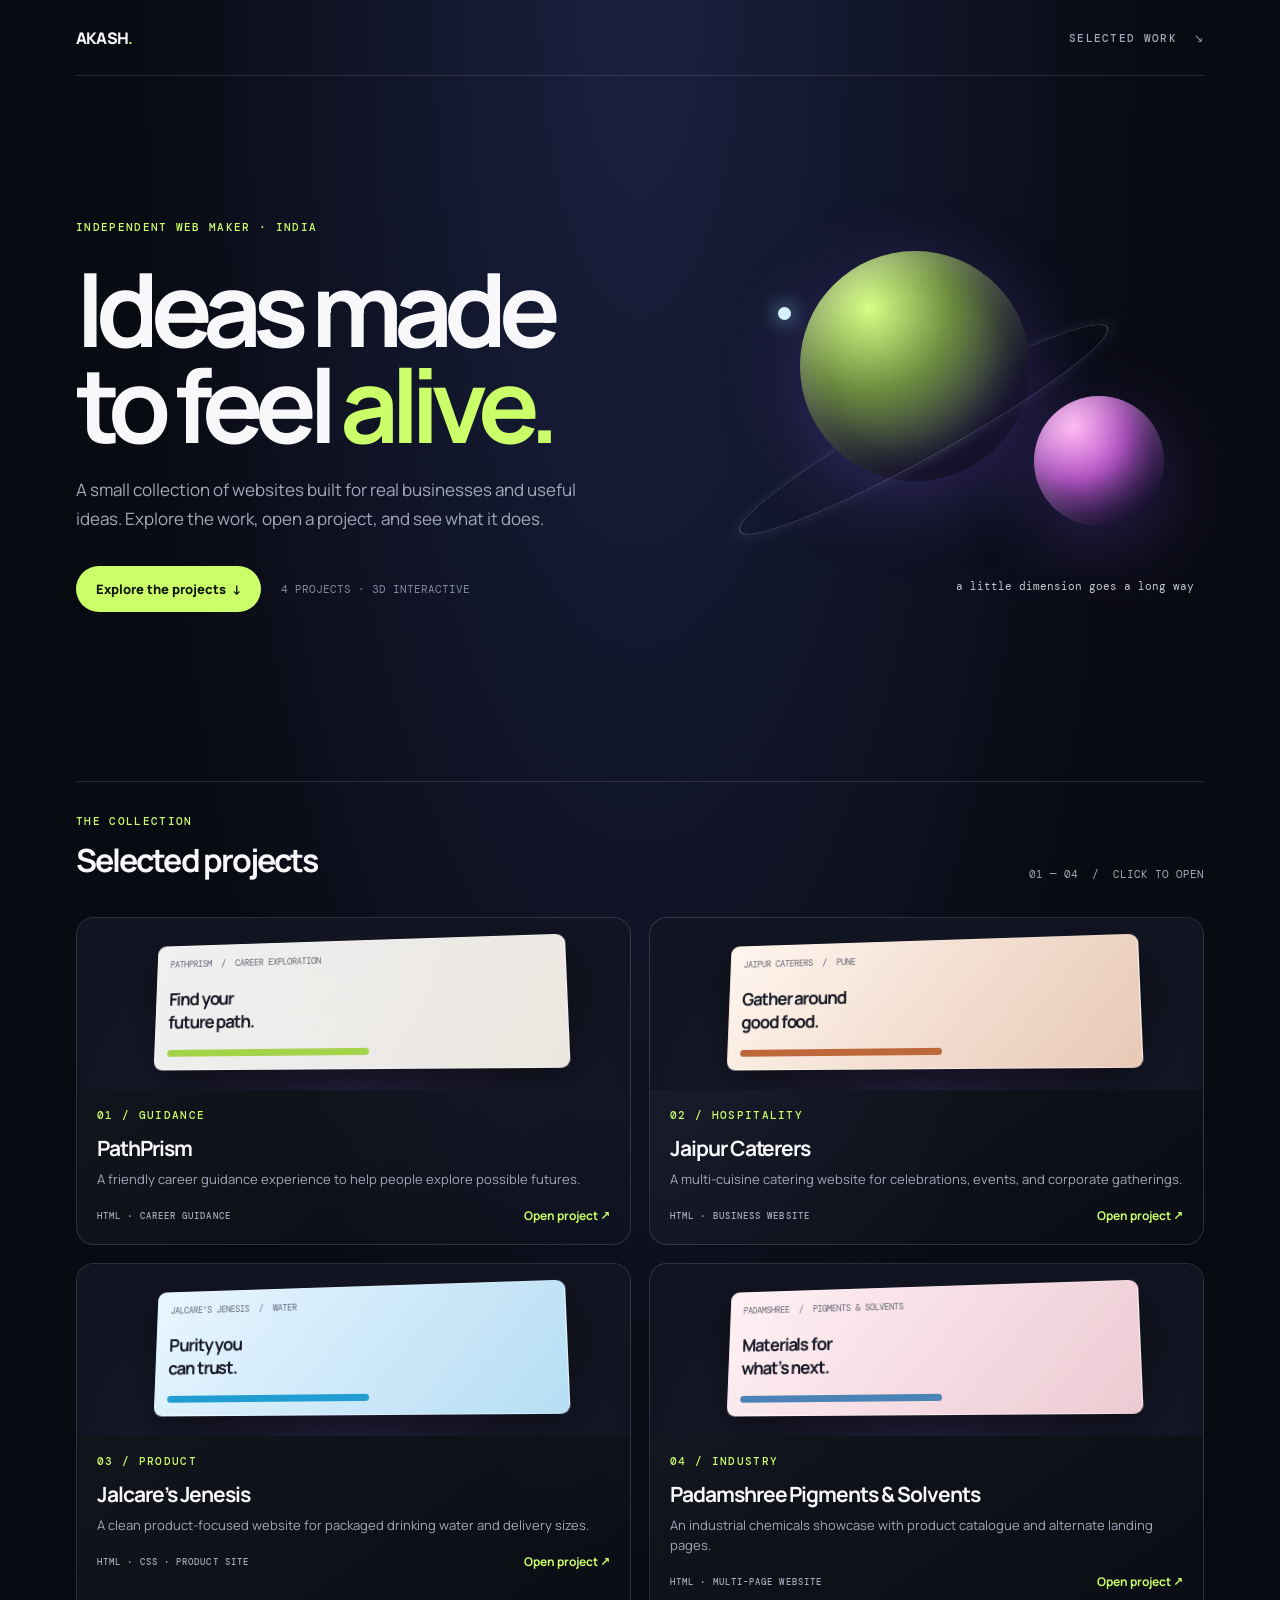
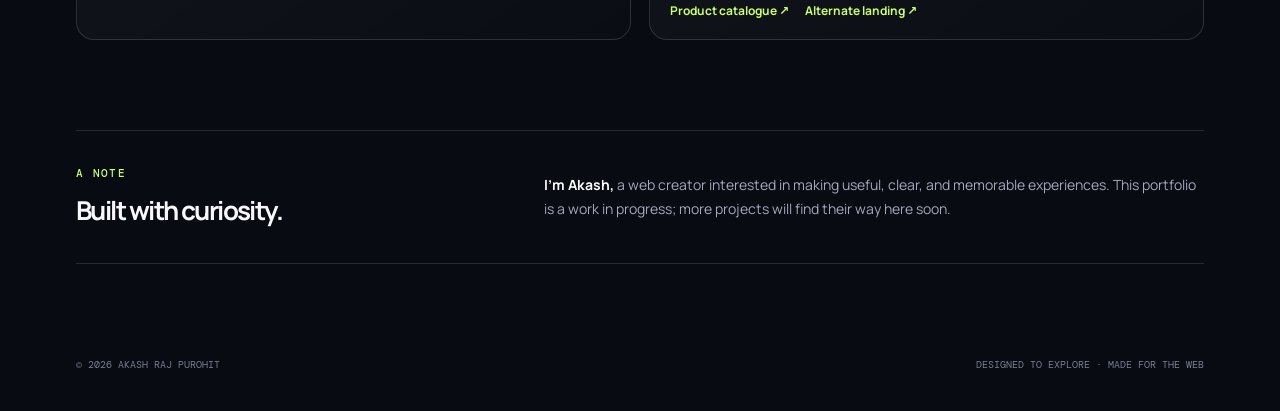
<file: index.html>
<!doctype html>
<html lang="en">
<head>
<meta charset="utf-8"><meta name="viewport" content="width=device-width,initial-scale=1">
<meta name="theme-color" content="#090b13"><meta name="description" content="A 3D portfolio showcasing web projects by Akash Raj Purohit.">
<title>Akash — Selected Web Projects</title>
<style>
@import url('https://fonts.googleapis.com/css2?family=DM+Mono:wght@400;500&family=Manrope:wght@400;500;600;700;800&display=swap');
:root{color-scheme:dark;--bg:#090b13;--muted:#a3a8bb;--lime:#caff6a;--line:#ffffff20}*{box-sizing:border-box}html{scroll-behavior:smooth}body{margin:0;background:radial-gradient(ellipse at 50% 0%,#1a2040 0,#090b13 55%);color:#f8f8fb;font-family:Manrope,system-ui,sans-serif;overflow-x:hidden}a{color:inherit}.wrap{max-width:1180px;margin:auto;padding:0 26px}.nav{height:76px;display:flex;align-items:center;justify-content:space-between;border-bottom:1px solid var(--line);position:relative;z-index:2}.brand{font-weight:800;letter-spacing:-.05em}.brand b{color:var(--lime)}.navlink,.eyebrow,.tag,.index{font:500 11px 'DM Mono',monospace;letter-spacing:.12em;text-transform:uppercase}.navlink{color:var(--muted);text-decoration:none}.hero{min-height:680px;display:grid;grid-template-columns:1.1fr .9fr;align-items:center;gap:30px;position:relative}.hero-copy{position:relative;z-index:1;padding:70px 0}.eyebrow{color:var(--lime)}h1{font-size:clamp(52px,8vw,104px);line-height:.94;letter-spacing:-.085em;margin:26px 0 24px;max-width:700px}.hero p{color:var(--muted);font-size:17px;line-height:1.7;max-width:510px}.hero-actions{display:flex;align-items:center;gap:20px;margin-top:32px}.button{display:inline-flex;text-decoration:none;border-radius:999px;padding:14px 20px;color:#11150a;background:var(--lime);font-weight:800;font-size:13px}.hint{color:#858ba0;font:11px 'DM Mono',monospace}.scene{height:450px;position:relative;perspective:1000px;transform-style:preserve-3d}.orb{position:absolute;border-radius:50%;filter:blur(.2px);transform-style:preserve-3d;box-shadow:inset -20px -24px 45px #02030a80,inset 12px 14px 26px #ffffff35,0 20px 80px #8b5cff40}.orb.one{width:230px;height:230px;top:60px;left:90px;background:radial-gradient(circle at 30% 25%,#d7ff86,#6c8c3f 35%,#241e44 72%);animation:float 7s ease-in-out infinite}.orb.two{width:130px;height:130px;right:40px;top:205px;background:radial-gradient(circle at 30% 24%,#ffb7f1,#bc59d0 40%,#33225b 78%);animation:float 6s ease-in-out -2s infinite}.ring{position:absolute;width:420px;height:130px;top:172px;left:3px;border:1px solid #ffffff42;border-radius:50%;transform:rotate(-29deg) rotateX(65deg);box-shadow:0 0 25px #a5aaff22}.orbit-dot{width:13px;height:13px;border-radius:50%;background:#dbf7ff;box-shadow:0 0 20px #8deaff;position:absolute;top:116px;left:68px}.float-label{position:absolute;right:10px;bottom:48px;color:#c6c8d2;font:11px 'DM Mono',monospace}.section-head{display:flex;justify-content:space-between;align-items:end;border-top:1px solid var(--line);padding-top:32px;margin:25px 0 25px}.section-head h2{font-size:32px;letter-spacing:-.06em;margin:10px 0}.section-head p{font:11px 'DM Mono',monospace;color:var(--muted)}.grid{display:grid;grid-template-columns:repeat(2,minmax(0,1fr));gap:18px}.card{min-height:300px;border:1px solid var(--line);border-radius:18px;background:linear-gradient(145deg,#ffffff0d,#ffffff03);overflow:hidden;position:relative;transition:transform .35s,border-color .35s;transform-style:preserve-3d}.card:hover{transform:translateY(-7px) rotateX(1deg);border-color:#caff6a88}.preview{height:172px;padding:17px;display:flex;align-items:center;justify-content:center;overflow:hidden;background:radial-gradient(ellipse at 50% 100%,#6250a544,transparent 70%),#111421}.mini{width:80%;height:130px;border:1px solid #ffffff44;border-radius:9px;background:linear-gradient(120deg,#ffffffee,#eae6df);box-shadow:0 20px 45px #0008;transform:perspective(700px) rotateX(8deg) rotateY(-8deg);padding:13px;color:#161825;font-size:11px;display:flex;flex-direction:column;justify-content:space-between}.mini strong{font-size:18px;letter-spacing:-.06em}.mini small{font:9px 'DM Mono',monospace;color:#616574}.mini .bar{height:7px;width:54%;background:#a3d349;border-radius:9px}.mini.orange{background:linear-gradient(130deg,#fff6ef,#e8c9b6)}.mini.blue{background:linear-gradient(130deg,#e9f6ff,#b6def4)}.mini.pink{background:linear-gradient(130deg,#fff1f4,#edcad3)}.card-body{padding:18px 20px 20px}.card-top{display:flex;justify-content:space-between;align-items:center}.index{color:var(--lime)}.card h3{font-size:21px;letter-spacing:-.05em;margin:12px 0 7px}.card p{color:var(--muted);font-size:13px;line-height:1.55;margin:0;max-width:560px}.card-foot{display:flex;justify-content:space-between;align-items:center;margin-top:18px}.tag{color:#a6aabd;font-size:9px}.visit{text-decoration:none;font-size:12px;font-weight:700;color:var(--lime)}.visit span{display:inline-block;transition:transform .2s}.visit:hover span{transform:translate(3px,-3px)}.about{margin:90px 0 70px;padding:28px 0;border-top:1px solid var(--line);border-bottom:1px solid var(--line);display:flex;justify-content:space-between;gap:30px;align-items:center}.about p{font-size:14px;line-height:1.7;color:var(--muted);max-width:660px}.about strong{color:#fff}.foot{padding:24px 0 40px;display:flex;justify-content:space-between;color:#777e93;font:10px 'DM Mono',monospace}.reveal{opacity:0;transform:translateY(18px);transition:opacity .7s,transform .7s}.reveal.show{opacity:1;transform:none}@keyframes float{0%,100%{transform:translateY(0) rotateY(-12deg)}50%{transform:translateY(-18px) rotateY(12deg)}}@media(max-width:760px){.hero{grid-template-columns:1fr;min-height:0;padding-top:24px}.hero-copy{padding:52px 0 0}.scene{height:310px;max-width:470px;width:100%;margin:auto;transform:scale(.82);transform-origin:top center}.grid{grid-template-columns:1fr}.section-head{align-items:start;flex-direction:column;gap:8px}.about{margin-top:62px;align-items:start;flex-direction:column}.float-label{right:35px}.foot{gap:20px;flex-wrap:wrap}}
@media(prefers-reduced-motion:reduce){*,*::before,*::after{animation-duration:.01ms!important;transition-duration:.01ms!important;scroll-behavior:auto!important}}
</style>
</head>
<body><div class="wrap">
<header class="nav"><a class="brand" href="#top" style="text-decoration:none">AKASH<b>.</b></a><a class="navlink" href="#work">Selected work&nbsp; ↘</a></header>
<main id="top"><section class="hero"><div class="hero-copy"><div class="eyebrow">Independent web maker · India</div><h1>Ideas made<br>to feel <span style="color:var(--lime)">alive.</span></h1><p>A small collection of websites built for real businesses and useful ideas. Explore the work, open a project, and see what it does.</p><div class="hero-actions"><a class="button" href="#work">Explore the projects&nbsp; ↓</a><span class="hint">4 PROJECTS · 3D INTERACTIVE</span></div></div><div class="scene" aria-hidden="true"><div class="ring"></div><div class="orbit-dot"></div><div class="orb one"></div><div class="orb two"></div><div class="float-label">a little dimension goes a long way</div></div></section>
<section id="work"><div class="section-head"><div><div class="eyebrow">The collection</div><h2>Selected projects</h2></div><p>01 — 04&nbsp; /&nbsp; CLICK TO OPEN</p></div><div class="grid">
<article class="card reveal"><div class="preview"><div class="mini"><small>PATHPRISM&nbsp; / &nbsp;CAREER EXPLORATION</small><strong>Find your<br>future path.</strong><div class="bar"></div></div></div><div class="card-body"><div class="card-top"><span class="index">01 / GUIDANCE</span></div><h3>PathPrism</h3><p>A friendly career guidance experience to help people explore possible futures.</p><div class="card-foot"><span class="tag">HTML · CAREER GUIDANCE</span><a class="visit" href="projects/pathprism/index.html">Open project <span>↗</span></a></div></div></article>
<article class="card reveal"><div class="preview"><div class="mini orange"><small>JAIPUR CATERERS&nbsp; / &nbsp;PUNE</small><strong>Gather around<br>good food.</strong><div class="bar" style="background:#bd673a"></div></div></div><div class="card-body"><div class="card-top"><span class="index">02 / HOSPITALITY</span></div><h3>Jaipur Caterers</h3><p>A multi-cuisine catering website for celebrations, events, and corporate gatherings.</p><div class="card-foot"><span class="tag">HTML · BUSINESS WEBSITE</span><a class="visit" href="projects/jaipur-caterers/index.html">Open project <span>↗</span></a></div></div></article>
<article class="card reveal"><div class="preview"><div class="mini blue"><small>JALCARE'S JENESIS&nbsp; / &nbsp;WATER</small><strong>Purity you<br>can trust.</strong><div class="bar" style="background:#229dd1"></div></div></div><div class="card-body"><div class="card-top"><span class="index">03 / PRODUCT</span></div><h3>Jalcare’s Jenesis</h3><p>A clean product-focused website for packaged drinking water and delivery sizes.</p><div class="card-foot"><span class="tag">HTML · CSS · PRODUCT SITE</span><a class="visit" href="projects/jenesis-jalcare/index.html">Open project <span>↗</span></a></div></div></article>
<article class="card reveal"><div class="preview"><div class="mini pink"><small>PADAMSHREE&nbsp; / &nbsp;PIGMENTS & SOLVENTS</small><strong>Materials for<br>what’s next.</strong><div class="bar" style="background:#4c83b6"></div></div></div><div class="card-body"><div class="card-top"><span class="index">04 / INDUSTRY</span></div><h3>Padamshree Pigments &amp; Solvents</h3><p>An industrial chemicals showcase with product catalogue and alternate landing pages.</p><div class="card-foot"><span class="tag">HTML · MULTI-PAGE WEBSITE</span><a class="visit" href="projects/padamshree/index.html">Open project <span>↗</span></a></div><div style="display:flex;gap:16px;margin-top:12px;font-size:11px"><a class="visit" href="projects/padamshree/products.html">Product catalogue ↗</a><a class="visit" href="projects/padamshree/website.html.html">Alternate landing ↗</a></div></div></article>
</div></section><section class="about"><div><div class="eyebrow">A note</div><h2 style="font-size:26px;letter-spacing:-.06em;margin:12px 0 0">Built with curiosity.</h2></div><p><strong>I’m Akash,</strong> a web creator interested in making useful, clear, and memorable experiences. This portfolio is a work in progress; more projects will find their way here soon.</p></section></main>
<footer class="foot"><span>© <span id="year"></span> AKASH RAJ PUROHIT</span><span>DESIGNED TO EXPLORE · MADE FOR THE WEB</span></footer></div>
<script>document.getElementById('year').textContent=new Date().getFullYear();const io=new IntersectionObserver(es=>es.forEach(e=>{if(e.isIntersecting){e.target.classList.add('show');io.unobserve(e.target)}}),{threshold:.12});document.querySelectorAll('.reveal').forEach(el=>io.observe(el));</script>
</body></html>
</file>
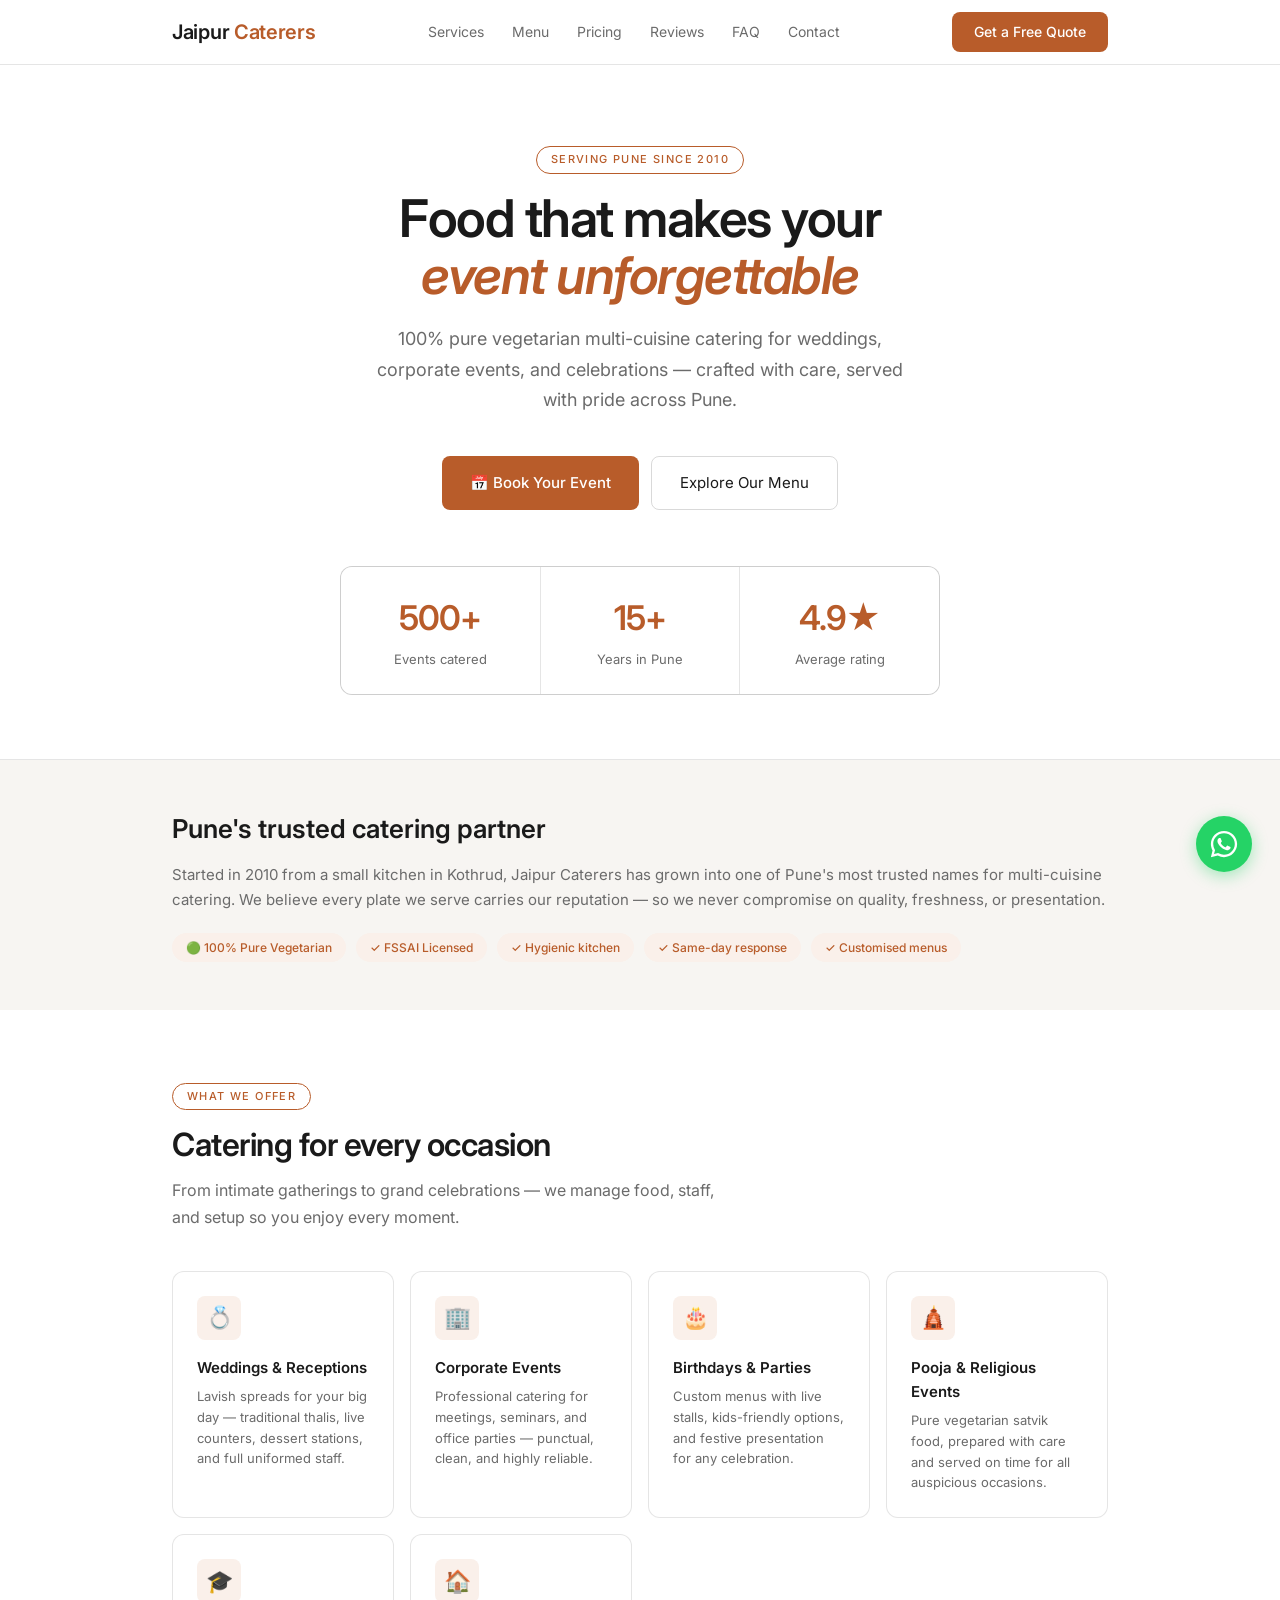
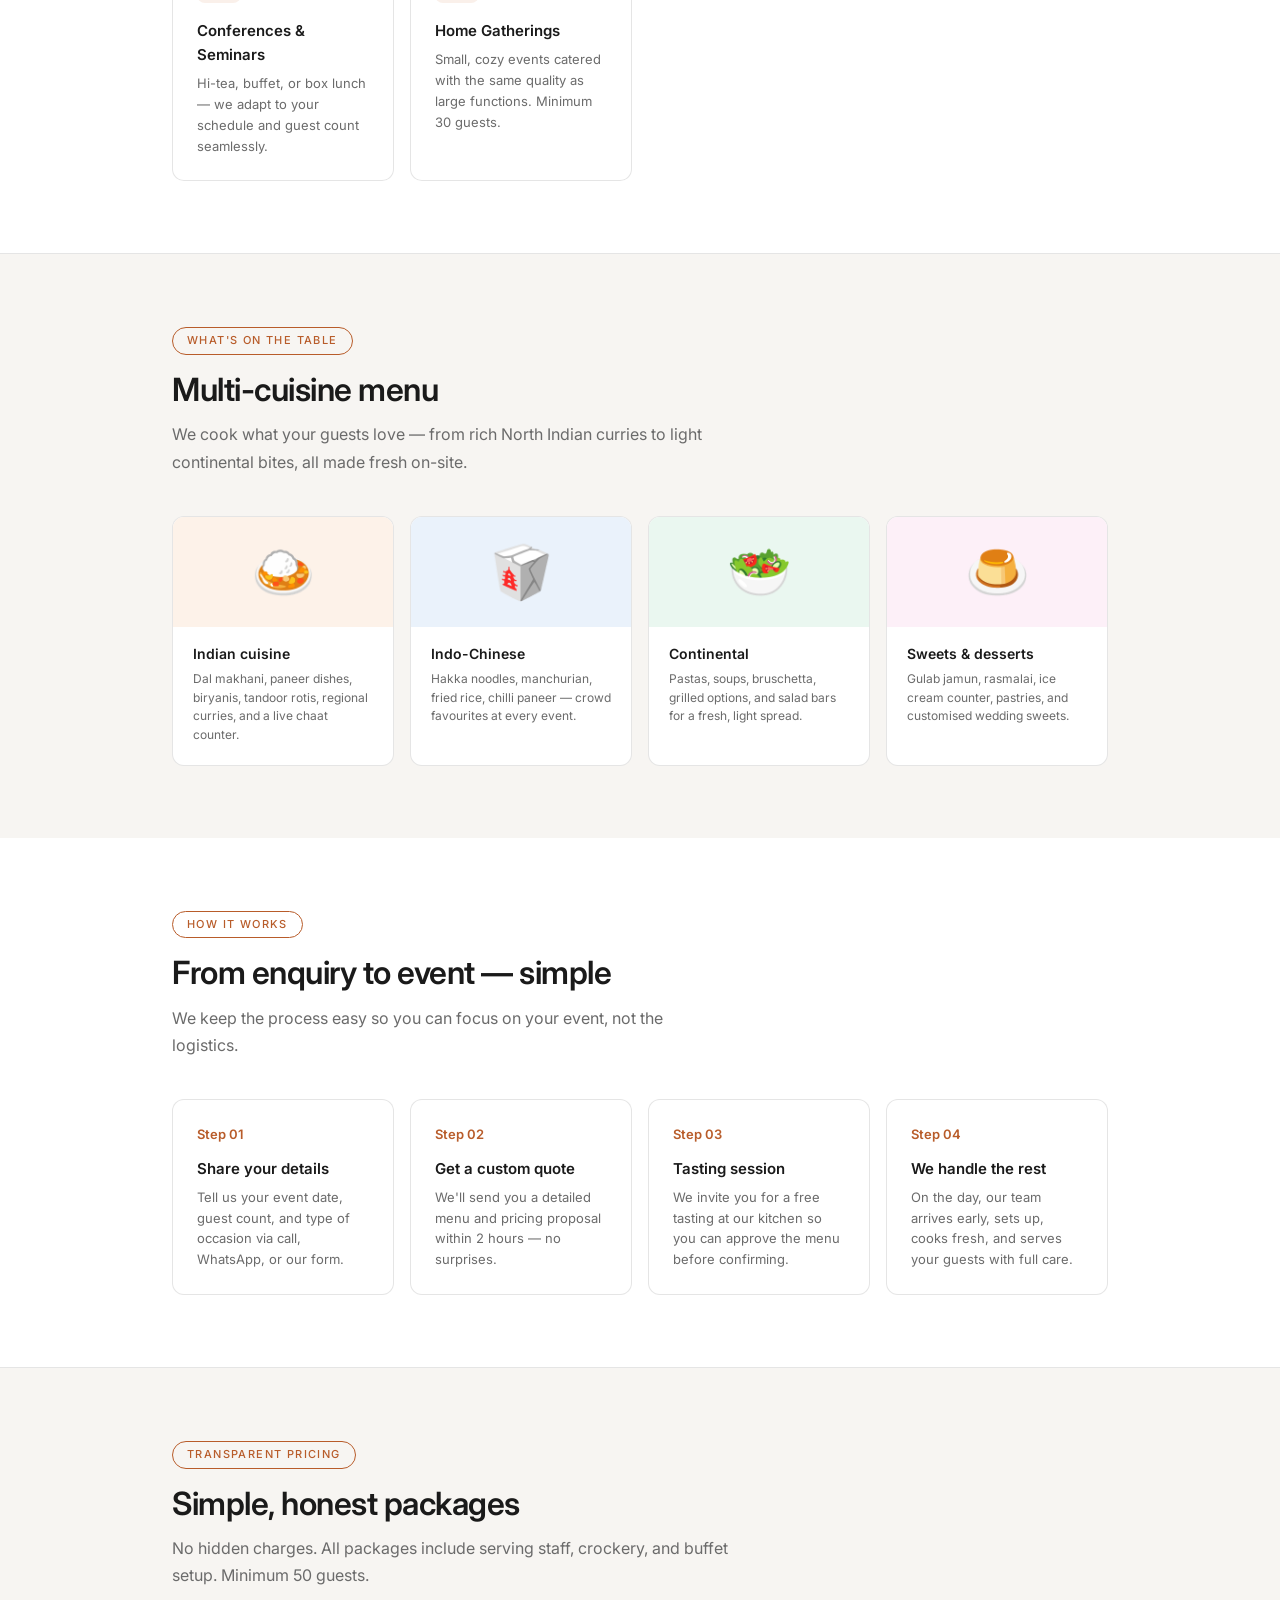
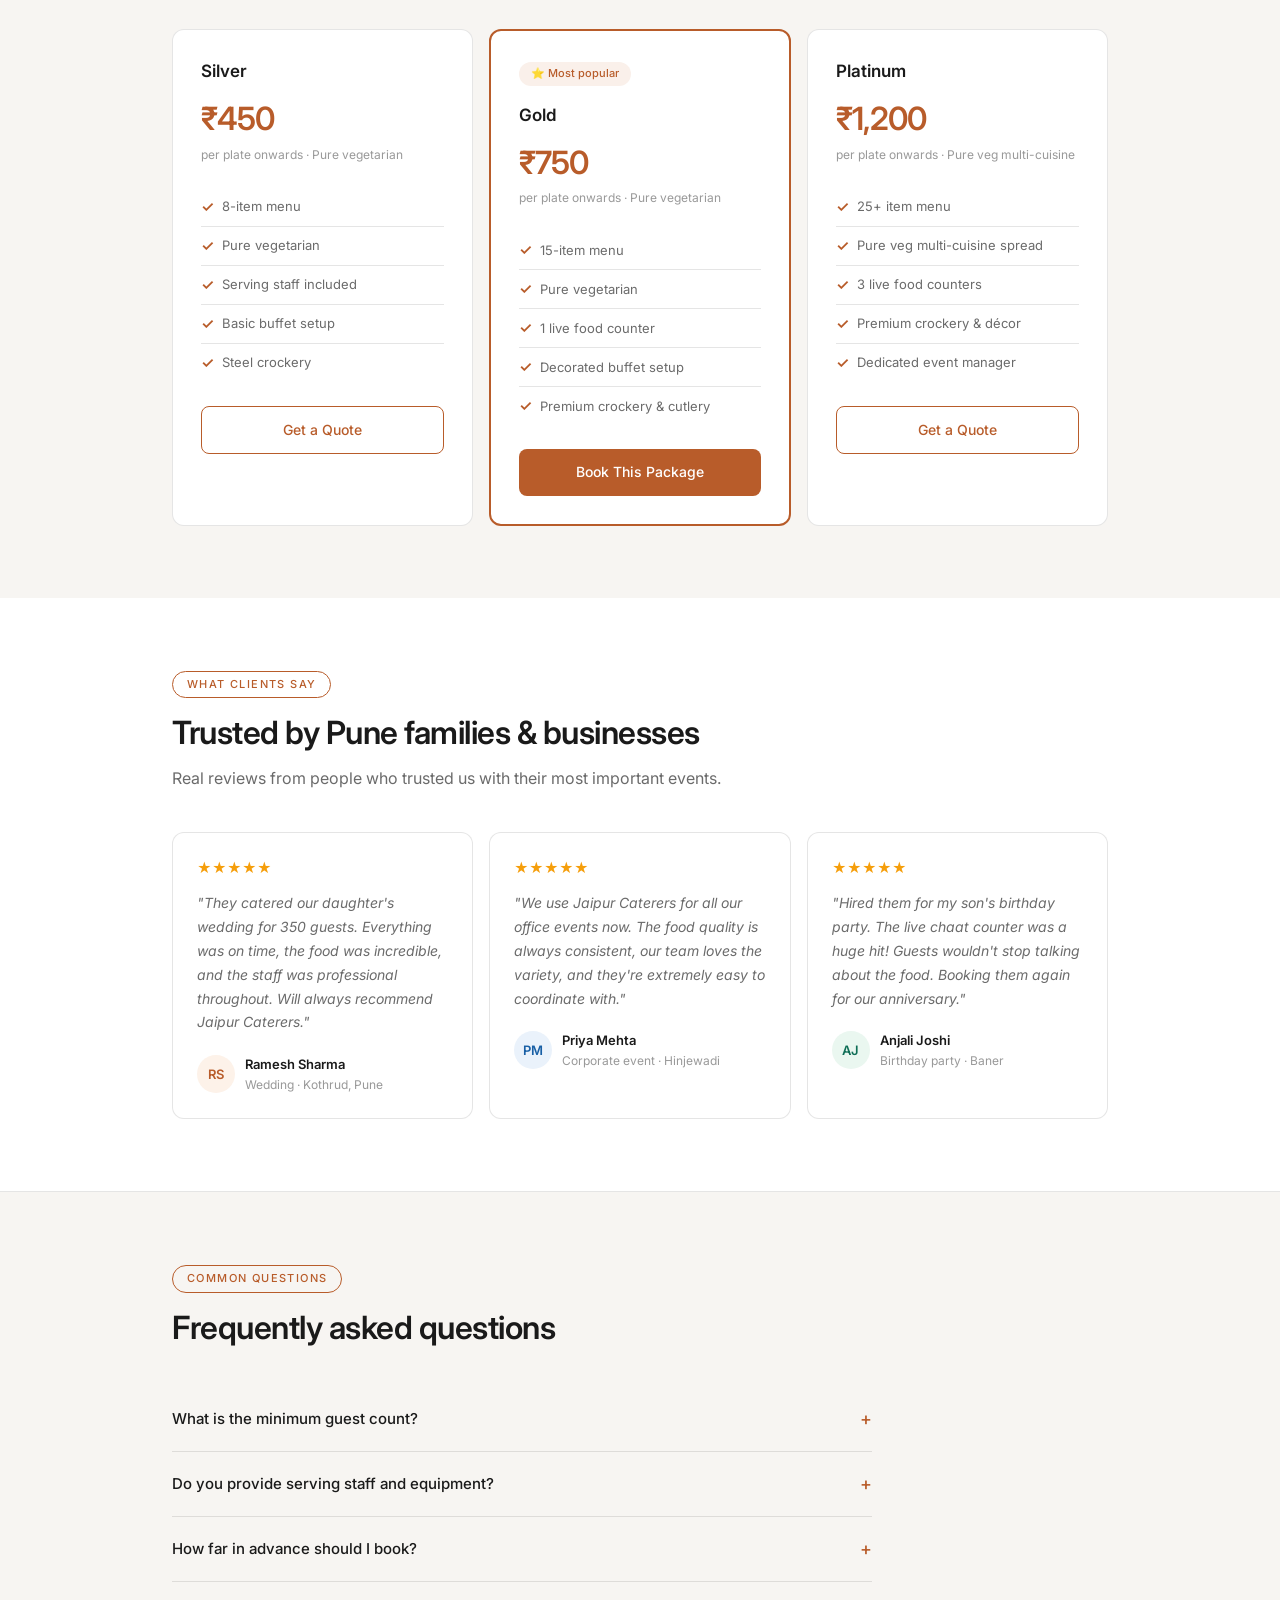
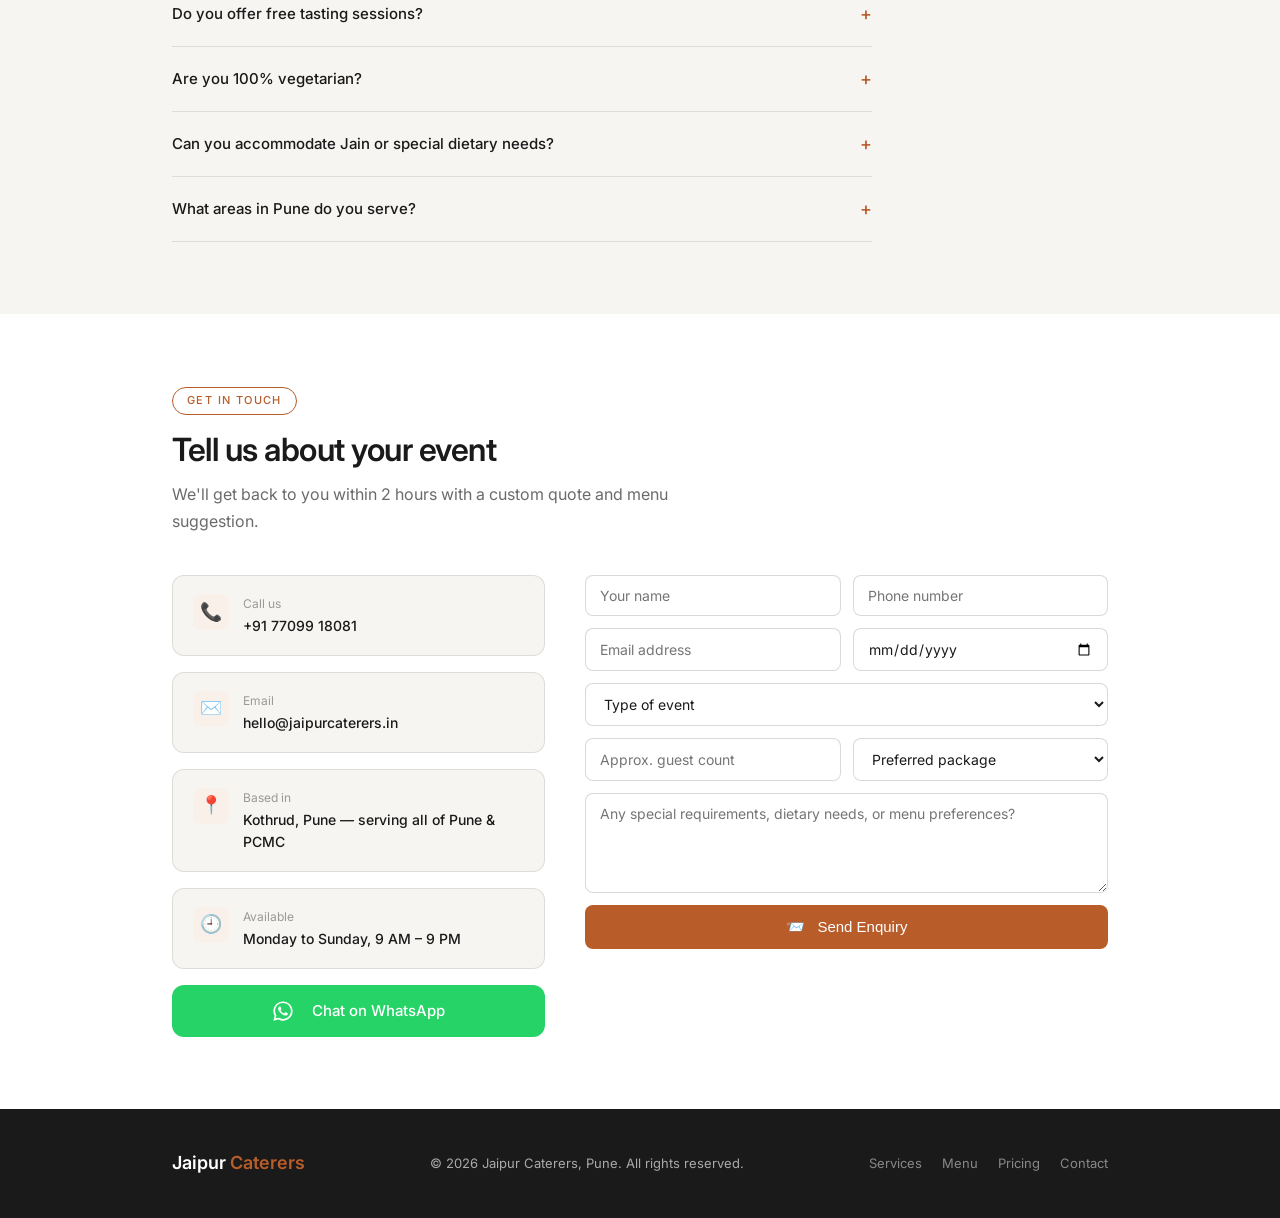
<file: projects/jaipur-caterers/index.html>
<!DOCTYPE html>
<html lang="en">
<head>
  <meta charset="UTF-8" />
  <meta name="viewport" content="width=device-width, initial-scale=1.0" />
  <title>Jaipur Caterers – Multi-Cuisine Catering in Pune</title>
  <meta name="description" content="Professional multi-cuisine catering in Pune for weddings, corporate events, birthdays, and more. Contact Jaipur Caterers for a free quote." />
  <link rel="preconnect" href="https://fonts.googleapis.com" />
  <link rel="preconnect" href="https://fonts.gstatic.com" crossorigin />
  <link href="https://fonts.googleapis.com/css2?family=Inter:wght@400;500;600&display=swap" rel="stylesheet" />
  <style>
    *, *::before, *::after { margin: 0; padding: 0; box-sizing: border-box; }

    :root {
      --brand: #B85C2A;
      --brand-dark: #9a4a21;
      --brand-light: #FAF0EA;
      --text-primary: #1a1a1a;
      --text-secondary: #6b6b6b;
      --text-muted: #999;
      --bg: #ffffff;
      --bg-secondary: #f7f5f2;
      --border: rgba(0,0,0,0.10);
      --border-medium: rgba(0,0,0,0.15);
      --radius-sm: 8px;
      --radius-md: 12px;
      --radius-lg: 16px;
      --radius-pill: 999px;
      --shadow-sm: 0 1px 4px rgba(0,0,0,0.06);
      --shadow-md: 0 4px 16px rgba(0,0,0,0.08);
    }

    html { scroll-behavior: smooth; }

    body {
      font-family: 'Inter', sans-serif;
      background: var(--bg);
      color: var(--text-primary);
      font-size: 16px;
      line-height: 1.6;
    }

    /* ── UTILITIES ── */
    .container { max-width: 1000px; margin: 0 auto; padding: 0 2rem; }
    .section-tag {
      display: inline-block;
      font-size: 11px; font-weight: 500; letter-spacing: 1.4px;
      text-transform: uppercase; color: var(--brand);
      border: 1px solid var(--brand); border-radius: var(--radius-pill);
      padding: 4px 14px; margin-bottom: 1rem;
    }
    .section-title {
      font-size: 32px; font-weight: 600; letter-spacing: -0.5px;
      margin-bottom: 0.75rem; line-height: 1.2;
    }
    .section-sub {
      font-size: 16px; color: var(--text-secondary);
      max-width: 560px; line-height: 1.7;
    }
    .divider { height: 1px; background: var(--border); }

    /* ── NAVBAR ── */
    .navbar {
      position: sticky; top: 0; z-index: 200;
      background: rgba(255,255,255,0.95);
      backdrop-filter: blur(10px);
      border-bottom: 1px solid var(--border);
    }
    .navbar .container {
      display: flex; align-items: center;
      justify-content: space-between;
      height: 64px;
    }
    .nav-logo {
      font-size: 20px; font-weight: 600; letter-spacing: -0.3px;
      color: var(--text-primary); text-decoration: none;
    }
    .nav-logo span { color: var(--brand); }
    .nav-links {
      display: flex; gap: 28px; list-style: none;
    }
    .nav-links a {
      font-size: 14px; color: var(--text-secondary);
      text-decoration: none; font-weight: 400;
      transition: color 0.2s;
    }
    .nav-links a:hover { color: var(--text-primary); }
    .nav-cta {
      background: var(--brand); color: #fff;
      border: none; padding: 9px 22px;
      border-radius: var(--radius-sm);
      font-size: 14px; font-weight: 500;
      cursor: pointer; transition: background 0.2s;
      text-decoration: none;
    }
    .nav-cta:hover { background: var(--brand-dark); }
    .hamburger { display: none; flex-direction: column; gap: 5px; cursor: pointer; }
    .hamburger span { width: 22px; height: 2px; background: var(--text-primary); border-radius: 2px; }
    .mobile-menu {
      display: none; flex-direction: column; gap: 0;
      border-top: 1px solid var(--border);
      background: var(--bg);
    }
    .mobile-menu a {
      padding: 14px 2rem; font-size: 15px;
      color: var(--text-secondary); text-decoration: none;
      border-bottom: 1px solid var(--border);
    }
    .mobile-menu.open { display: flex; }

    /* ── HERO ── */
    .hero {
      padding: 5rem 0 4rem;
      text-align: center;
    }
    .hero h1 {
      font-size: 52px; font-weight: 600;
      letter-spacing: -1.5px; line-height: 1.1;
      margin-bottom: 1.25rem;
    }
    .hero h1 em { font-style: italic; color: var(--brand); }
    .hero p {
      font-size: 18px; color: var(--text-secondary);
      max-width: 540px; margin: 0 auto 2.5rem;
      line-height: 1.7;
    }
    .hero-actions {
      display: flex; gap: 12px;
      justify-content: center; flex-wrap: wrap;
    }
    .btn-primary {
      background: var(--brand); color: #fff;
      border: none; padding: 14px 28px;
      border-radius: var(--radius-sm);
      font-size: 15px; font-weight: 500;
      cursor: pointer; text-decoration: none;
      display: inline-flex; align-items: center; gap: 8px;
      transition: background 0.2s;
    }
    .btn-primary:hover { background: var(--brand-dark); }
    .btn-outline {
      background: transparent; color: var(--text-primary);
      border: 1px solid var(--border-medium);
      padding: 14px 28px; border-radius: var(--radius-sm);
      font-size: 15px; cursor: pointer; text-decoration: none;
      transition: background 0.2s;
    }
    .btn-outline:hover { background: var(--bg-secondary); }

    .stats-bar {
      display: grid; grid-template-columns: repeat(3, 1fr);
      gap: 1px; background: var(--border);
      border: 1px solid var(--border);
      border-radius: var(--radius-md); overflow: hidden;
      max-width: 600px; margin: 3.5rem auto 0;
    }
    .stat-cell {
      background: var(--bg);
      padding: 1.5rem; text-align: center;
    }
    .stat-num {
      font-size: 34px; font-weight: 600;
      color: var(--brand); letter-spacing: -1px;
    }
    .stat-label {
      font-size: 13px; color: var(--text-secondary); margin-top: 4px;
    }

    /* ── ABOUT STRIP ── */
    .about-strip {
      background: var(--bg-secondary);
      padding: 3rem 0;
    }
    .about-strip .container {
      display: flex; align-items: center;
      gap: 3rem; flex-wrap: wrap;
    }
    .about-text { flex: 1; min-width: 280px; }
    .about-text h2 { font-size: 26px; font-weight: 600; margin-bottom: 0.75rem; }
    .about-text p { color: var(--text-secondary); line-height: 1.7; font-size: 15px; }
    .about-badges {
      display: flex; gap: 10px; flex-wrap: wrap; margin-top: 1.25rem;
    }
    .badge {
      font-size: 12px; font-weight: 500;
      background: var(--brand-light); color: var(--brand);
      padding: 5px 14px; border-radius: var(--radius-pill);
    }

    /* ── SERVICES ── */
    .services { padding: 4.5rem 0; }
    .services-grid {
      display: grid;
      grid-template-columns: repeat(auto-fit, minmax(200px, 1fr));
      gap: 1rem; margin-top: 2.5rem;
    }
    .service-card {
      background: var(--bg);
      border: 1px solid var(--border);
      border-radius: var(--radius-md);
      padding: 1.5rem;
      transition: box-shadow 0.2s;
    }
    .service-card:hover { box-shadow: var(--shadow-md); }
    .service-icon {
      width: 44px; height: 44px;
      border-radius: var(--radius-sm);
      background: var(--brand-light);
      display: flex; align-items: center;
      justify-content: center; font-size: 22px;
      margin-bottom: 1rem;
    }
    .service-card h3 { font-size: 15px; font-weight: 600; margin-bottom: 6px; }
    .service-card p { font-size: 13px; color: var(--text-secondary); line-height: 1.6; }

    /* ── MENU ── */
    .menu-section {
      background: var(--bg-secondary);
      padding: 4.5rem 0;
    }
    .menu-grid {
      display: grid;
      grid-template-columns: repeat(auto-fit, minmax(210px, 1fr));
      gap: 1rem; margin-top: 2.5rem;
    }
    .menu-card {
      background: var(--bg);
      border: 1px solid var(--border);
      border-radius: var(--radius-md);
      overflow: hidden;
    }
    .menu-thumb {
      height: 110px; display: flex;
      align-items: center; justify-content: center;
      font-size: 52px;
    }
    .menu-thumb.indian    { background: #FDF2E9; }
    .menu-thumb.chinese   { background: #EAF2FB; }
    .menu-thumb.conti     { background: #EAF7F0; }
    .menu-thumb.desserts  { background: #FDF0F8; }
    .menu-body { padding: 1rem 1.25rem 1.25rem; }
    .menu-body h3 { font-size: 14px; font-weight: 600; margin-bottom: 5px; }
    .menu-body p { font-size: 12px; color: var(--text-secondary); line-height: 1.55; }

    /* ── PROCESS ── */
    .process { padding: 4.5rem 0; }
    .process-steps {
      display: grid;
      grid-template-columns: repeat(auto-fit, minmax(180px, 1fr));
      gap: 1rem; margin-top: 2.5rem;
    }
    .step {
      padding: 1.5rem;
      border: 1px solid var(--border);
      border-radius: var(--radius-md);
      background: var(--bg);
    }
    .step-num {
      font-size: 13px; font-weight: 600; color: var(--brand);
      margin-bottom: 0.75rem;
    }
    .step h3 { font-size: 15px; font-weight: 600; margin-bottom: 6px; }
    .step p { font-size: 13px; color: var(--text-secondary); line-height: 1.6; }

    /* ── PRICING ── */
    .pricing { padding: 4.5rem 0; background: var(--bg-secondary); }
    .pricing-grid {
      display: grid;
      grid-template-columns: repeat(auto-fit, minmax(230px, 1fr));
      gap: 1rem; margin-top: 2.5rem;
    }
    .price-card {
      background: var(--bg);
      border: 1px solid var(--border);
      border-radius: var(--radius-md);
      padding: 1.75rem;
    }
    .price-card.featured {
      border: 2px solid var(--brand);
    }
    .popular-badge {
      display: inline-block; font-size: 11px; font-weight: 500;
      background: var(--brand-light); color: var(--brand);
      padding: 3px 12px; border-radius: var(--radius-pill);
      margin-bottom: 1rem;
    }
    .price-name { font-size: 17px; font-weight: 600; margin-bottom: 0.5rem; }
    .price-amount {
      font-size: 32px; font-weight: 600;
      color: var(--brand); letter-spacing: -1px;
    }
    .price-per { font-size: 12px; color: var(--text-muted); margin-bottom: 1.5rem; }
    .price-features { list-style: none; }
    .price-features li {
      font-size: 13px; color: var(--text-secondary);
      padding: 7px 0;
      border-bottom: 1px solid var(--border);
      display: flex; align-items: center; gap: 8px;
    }
    .price-features li:last-child { border-bottom: none; }
    .check { color: var(--brand); font-size: 15px; font-weight: 600; }
    .price-cta {
      display: block; width: 100%; margin-top: 1.5rem;
      background: var(--brand); color: #fff;
      border: none; padding: 12px;
      border-radius: var(--radius-sm);
      font-size: 14px; font-weight: 500;
      cursor: pointer; text-align: center;
      text-decoration: none;
      transition: background 0.2s;
    }
    .price-cta:hover { background: var(--brand-dark); }
    .price-cta.outline {
      background: transparent; color: var(--brand);
      border: 1px solid var(--brand);
    }
    .price-cta.outline:hover { background: var(--brand-light); }

    /* ── TESTIMONIALS ── */
    .testimonials { padding: 4.5rem 0; }
    .testi-grid {
      display: grid;
      grid-template-columns: repeat(auto-fit, minmax(260px, 1fr));
      gap: 1rem; margin-top: 2.5rem;
    }
    .testi-card {
      background: var(--bg);
      border: 1px solid var(--border);
      border-radius: var(--radius-md);
      padding: 1.5rem;
    }
    .testi-stars { font-size: 14px; color: #F59E0B; margin-bottom: 0.75rem; }
    .testi-text {
      font-size: 14px; color: var(--text-secondary);
      line-height: 1.7; margin-bottom: 1.25rem;
      font-style: italic;
    }
    .testi-author { display: flex; align-items: center; gap: 10px; }
    .testi-avatar {
      width: 38px; height: 38px; border-radius: 50%;
      display: flex; align-items: center; justify-content: center;
      font-size: 13px; font-weight: 600; flex-shrink: 0;
    }
    .testi-name { font-size: 13px; font-weight: 600; }
    .testi-event { font-size: 12px; color: var(--text-muted); }

    /* ── FAQ ── */
    .faq { padding: 4.5rem 0; background: var(--bg-secondary); }
    .faq-list { margin-top: 2.5rem; max-width: 700px; }
    .faq-item {
      border-bottom: 1px solid var(--border);
      padding: 1.1rem 0;
    }
    .faq-q {
      font-size: 15px; font-weight: 500;
      cursor: pointer; display: flex;
      justify-content: space-between; align-items: center;
      gap: 1rem;
    }
    .faq-arrow { font-size: 18px; color: var(--brand); transition: transform 0.3s; }
    .faq-a {
      font-size: 14px; color: var(--text-secondary);
      line-height: 1.7; margin-top: 0.6rem;
      display: none;
    }
    .faq-item.open .faq-a { display: block; }
    .faq-item.open .faq-arrow { transform: rotate(45deg); }

    /* ── CONTACT ── */
    .contact { padding: 4.5rem 0; }
    .contact-grid {
      display: grid; grid-template-columns: 1fr 1.4fr;
      gap: 2.5rem; margin-top: 2.5rem;
    }
    .contact-info { display: flex; flex-direction: column; gap: 1rem; }
    .contact-item {
      display: flex; align-items: flex-start;
      gap: 14px; padding: 1.1rem 1.25rem;
      background: var(--bg-secondary);
      border: 1px solid var(--border);
      border-radius: var(--radius-md);
    }
    .contact-icon {
      width: 36px; height: 36px; border-radius: var(--radius-sm);
      background: var(--brand-light);
      display: flex; align-items: center; justify-content: center;
      font-size: 18px; flex-shrink: 0;
    }
    .contact-item-label { font-size: 12px; color: var(--text-muted); margin-bottom: 2px; }
    .contact-item-value { font-size: 14px; font-weight: 500; }
    .contact-whatsapp {
      display: flex; align-items: center; gap: 10px;
      background: #25D366; color: #fff;
      padding: 14px 20px; border-radius: var(--radius-md);
      text-decoration: none; font-size: 15px; font-weight: 500;
      justify-content: center; margin-top: auto;
      transition: background 0.2s;
    }
    .contact-whatsapp:hover { background: #1ebe5d; }
    .contact-form { display: flex; flex-direction: column; gap: 12px; }
    .form-row { display: grid; grid-template-columns: 1fr 1fr; gap: 12px; }
    .contact-form input,
    .contact-form select,
    .contact-form textarea {
      width: 100%; padding: 11px 14px;
      font-size: 14px; font-family: 'Inter', sans-serif;
      border: 1px solid var(--border-medium);
      border-radius: var(--radius-sm);
      background: var(--bg); color: var(--text-primary);
      outline: none; transition: border-color 0.2s;
    }
    .contact-form input:focus,
    .contact-form select:focus,
    .contact-form textarea:focus { border-color: var(--brand); }
    .contact-form textarea { height: 100px; resize: vertical; }
    .contact-form .btn-primary {
      width: 100%; padding: 13px;
      font-size: 15px; justify-content: center;
    }

    /* ── FOOTER ── */
    footer {
      background: #1a1a1a; color: #aaa;
      padding: 2.5rem 0;
    }
    .footer-inner {
      display: flex; align-items: center;
      justify-content: space-between; flex-wrap: gap;
      gap: 1rem;
    }
    .footer-logo { font-size: 18px; font-weight: 600; color: #fff; }
    .footer-logo span { color: var(--brand); }
    footer p { font-size: 13px; }
    .footer-links { display: flex; gap: 20px; }
    .footer-links a { font-size: 13px; color: #888; text-decoration: none; }
    .footer-links a:hover { color: #fff; }

    /* ── WHATSAPP FLOAT ── */
    .whatsapp-float {
      position: fixed; bottom: 28px; right: 28px; z-index: 999;
      background: #25D366; color: #fff;
      width: 56px; height: 56px; border-radius: 50%;
      display: flex; align-items: center; justify-content: center;
      text-decoration: none;
      box-shadow: 0 4px 16px rgba(37,211,102,0.4);
      transition: transform 0.2s, background 0.2s;
    }
    .whatsapp-float:hover { transform: scale(1.1); background: #1ebe5d; }
    .whatsapp-float svg { width: 30px; height: 30px; fill: #fff; }

    /* ── RESPONSIVE ── */
    @media (max-width: 768px) {
      .hero h1 { font-size: 34px; }
      .nav-links, .nav-cta { display: none; }
      .hamburger { display: flex; }
      .contact-grid { grid-template-columns: 1fr; }
      .form-row { grid-template-columns: 1fr; }
      .about-strip .container { flex-direction: column; }
      .footer-inner { flex-direction: column; text-align: center; }
    }
    @media (max-width: 480px) {
      .hero h1 { font-size: 28px; }
      .hero p { font-size: 16px; }
      .stats-bar { grid-template-columns: 1fr; }
      .section-title { font-size: 26px; }
    }
  </style>
</head>
<body>

<!-- ── WHATSAPP FLOAT ── -->
<a href="https://wa.me/917709918081" target="_blank" class="whatsapp-float" title="Chat on WhatsApp" aria-label="Chat on WhatsApp">
  <svg viewBox="0 0 32 32" xmlns="http://www.w3.org/2000/svg">
    <path d="M16 2C8.268 2 2 8.268 2 16c0 2.49.655 4.829 1.8 6.85L2 30l7.363-1.775A13.94 13.94 0 0 0 16 30c7.732 0 14-6.268 14-14S23.732 2 16 2zm0 25.5a11.44 11.44 0 0 1-5.826-1.594l-.418-.248-4.369 1.054 1.084-4.261-.272-.437A11.46 11.46 0 0 1 4.5 16C4.5 9.648 9.648 4.5 16 4.5S27.5 9.648 27.5 16 22.352 27.5 16 27.5zm6.29-8.617c-.345-.172-2.04-1.006-2.355-1.12-.316-.115-.546-.172-.776.172-.23.345-.89 1.12-1.09 1.35-.2.23-.4.258-.745.086-.345-.172-1.457-.537-2.776-1.712-1.026-.914-1.718-2.043-1.919-2.388-.2-.345-.021-.531.15-.703.155-.155.345-.402.517-.603.172-.2.23-.345.345-.575.115-.23.057-.431-.029-.603-.086-.172-.776-1.87-1.063-2.56-.28-.672-.564-.581-.776-.592l-.661-.011c-.23 0-.603.086-.919.431-.316.345-1.207 1.178-1.207 2.873s1.236 3.334 1.408 3.564c.172.23 2.432 3.714 5.892 5.208.823.355 1.466.567 1.967.726.827.263 1.58.226 2.174.137.663-.1 2.04-.834 2.327-1.64.287-.804.287-1.493.2-1.637-.086-.143-.316-.23-.661-.402z"/>
  </svg>
</a>

<!-- ── NAVBAR ── -->
<header class="navbar">
  <div class="container">
    <a href="#" class="nav-logo">Jaipur <span>Caterers</span></a>
    <ul class="nav-links">
      <li><a href="#services">Services</a></li>
      <li><a href="#menu">Menu</a></li>
      <li><a href="#pricing">Pricing</a></li>
      <li><a href="#testimonials">Reviews</a></li>
      <li><a href="#faq">FAQ</a></li>
      <li><a href="#contact">Contact</a></li>
    </ul>
    <a href="#contact" class="nav-cta">Get a Free Quote</a>
    <div class="hamburger" id="hamburger" onclick="toggleMenu()">
      <span></span><span></span><span></span>
    </div>
  </div>
  <nav class="mobile-menu" id="mobileMenu">
    <a href="#services" onclick="toggleMenu()">Services</a>
    <a href="#menu" onclick="toggleMenu()">Menu</a>
    <a href="#pricing" onclick="toggleMenu()">Pricing</a>
    <a href="#testimonials" onclick="toggleMenu()">Reviews</a>
    <a href="#faq" onclick="toggleMenu()">FAQ</a>
    <a href="#contact" onclick="toggleMenu()">Contact</a>
  </nav>
</header>

<!-- ── HERO ── -->
<section class="hero">
  <div class="container">
    <div class="section-tag">Serving Pune since 2010</div>
    <h1>Food that makes your<br><em>event unforgettable</em></h1>
    <p>100% pure vegetarian multi-cuisine catering for weddings, corporate events, and celebrations — crafted with care, served with pride across Pune.</p>
    <div class="hero-actions">
      <a href="#contact" class="btn-primary">📅 Book Your Event</a>
      <a href="#menu" class="btn-outline">Explore Our Menu</a>
    </div>
    <div class="stats-bar">
      <div class="stat-cell">
        <div class="stat-num">500+</div>
        <div class="stat-label">Events catered</div>
      </div>
      <div class="stat-cell">
        <div class="stat-num">15+</div>
        <div class="stat-label">Years in Pune</div>
      </div>
      <div class="stat-cell">
        <div class="stat-num">4.9★</div>
        <div class="stat-label">Average rating</div>
      </div>
    </div>
  </div>
</section>

<div class="divider"></div>

<!-- ── ABOUT STRIP ── -->
<section class="about-strip">
  <div class="container">
    <div class="about-text">
      <h2>Pune's trusted catering partner</h2>
      <p>Started in 2010 from a small kitchen in Kothrud, Jaipur Caterers has grown into one of Pune's most trusted names for multi-cuisine catering. We believe every plate we serve carries our reputation — so we never compromise on quality, freshness, or presentation.</p>
      <div class="about-badges">
        <span class="badge">🟢 100% Pure Vegetarian</span>
        <span class="badge">✓ FSSAI Licensed</span>
        <span class="badge">✓ Hygienic kitchen</span>
        <span class="badge">✓ Same-day response</span>
        <span class="badge">✓ Customised menus</span>
      </div>
    </div>
  </div>
</section>

<!-- ── SERVICES ── -->
<section class="services" id="services">
  <div class="container">
    <div class="section-tag">What we offer</div>
    <h2 class="section-title">Catering for every occasion</h2>
    <p class="section-sub">From intimate gatherings to grand celebrations — we manage food, staff, and setup so you enjoy every moment.</p>
    <div class="services-grid">
      <div class="service-card">
        <div class="service-icon">💍</div>
        <h3>Weddings & Receptions</h3>
        <p>Lavish spreads for your big day — traditional thalis, live counters, dessert stations, and full uniformed staff.</p>
      </div>
      <div class="service-card">
        <div class="service-icon">🏢</div>
        <h3>Corporate Events</h3>
        <p>Professional catering for meetings, seminars, and office parties — punctual, clean, and highly reliable.</p>
      </div>
      <div class="service-card">
        <div class="service-icon">🎂</div>
        <h3>Birthdays & Parties</h3>
        <p>Custom menus with live stalls, kids-friendly options, and festive presentation for any celebration.</p>
      </div>
      <div class="service-card">
        <div class="service-icon">🛕</div>
        <h3>Pooja & Religious Events</h3>
        <p>Pure vegetarian satvik food, prepared with care and served on time for all auspicious occasions.</p>
      </div>
      <div class="service-card">
        <div class="service-icon">🎓</div>
        <h3>Conferences & Seminars</h3>
        <p>Hi-tea, buffet, or box lunch — we adapt to your schedule and guest count seamlessly.</p>
      </div>
      <div class="service-card">
        <div class="service-icon">🏠</div>
        <h3>Home Gatherings</h3>
        <p>Small, cozy events catered with the same quality as large functions. Minimum 30 guests.</p>
      </div>
    </div>
  </div>
</section>

<div class="divider"></div>

<!-- ── MENU ── -->
<section class="menu-section" id="menu">
  <div class="container">
    <div class="section-tag">What's on the table</div>
    <h2 class="section-title">Multi-cuisine menu</h2>
    <p class="section-sub">We cook what your guests love — from rich North Indian curries to light continental bites, all made fresh on-site.</p>
    <div class="menu-grid">
      <div class="menu-card">
        <div class="menu-thumb indian">🍛</div>
        <div class="menu-body">
          <h3>Indian cuisine</h3>
          <p>Dal makhani, paneer dishes, biryanis, tandoor rotis, regional curries, and a live chaat counter.</p>
        </div>
      </div>
      <div class="menu-card">
        <div class="menu-thumb chinese">🥡</div>
        <div class="menu-body">
          <h3>Indo-Chinese</h3>
          <p>Hakka noodles, manchurian, fried rice, chilli paneer — crowd favourites at every event.</p>
        </div>
      </div>
      <div class="menu-card">
        <div class="menu-thumb conti">🥗</div>
        <div class="menu-body">
          <h3>Continental</h3>
          <p>Pastas, soups, bruschetta, grilled options, and salad bars for a fresh, light spread.</p>
        </div>
      </div>
      <div class="menu-card">
        <div class="menu-thumb desserts">🍮</div>
        <div class="menu-body">
          <h3>Sweets & desserts</h3>
          <p>Gulab jamun, rasmalai, ice cream counter, pastries, and customised wedding sweets.</p>
        </div>
      </div>
    </div>
  </div>
</section>

<!-- ── PROCESS ── -->
<section class="process">
  <div class="container">
    <div class="section-tag">How it works</div>
    <h2 class="section-title">From enquiry to event — simple</h2>
    <p class="section-sub">We keep the process easy so you can focus on your event, not the logistics.</p>
    <div class="process-steps">
      <div class="step">
        <div class="step-num">Step 01</div>
        <h3>Share your details</h3>
        <p>Tell us your event date, guest count, and type of occasion via call, WhatsApp, or our form.</p>
      </div>
      <div class="step">
        <div class="step-num">Step 02</div>
        <h3>Get a custom quote</h3>
        <p>We'll send you a detailed menu and pricing proposal within 2 hours — no surprises.</p>
      </div>
      <div class="step">
        <div class="step-num">Step 03</div>
        <h3>Tasting session</h3>
        <p>We invite you for a free tasting at our kitchen so you can approve the menu before confirming.</p>
      </div>
      <div class="step">
        <div class="step-num">Step 04</div>
        <h3>We handle the rest</h3>
        <p>On the day, our team arrives early, sets up, cooks fresh, and serves your guests with full care.</p>
      </div>
    </div>
  </div>
</section>

<div class="divider"></div>

<!-- ── PRICING ── -->
<section class="pricing" id="pricing">
  <div class="container">
    <div class="section-tag">Transparent pricing</div>
    <h2 class="section-title">Simple, honest packages</h2>
    <p class="section-sub">No hidden charges. All packages include serving staff, crockery, and buffet setup. Minimum 50 guests.</p>
    <div class="pricing-grid">
      <div class="price-card">
        <div class="price-name">Silver</div>
        <div class="price-amount">₹450</div>
        <div class="price-per">per plate onwards · Pure vegetarian</div>
        <ul class="price-features">
          <li><span class="check">✓</span> 8-item menu</li>
          <li><span class="check">✓</span> Pure vegetarian</li>
          <li><span class="check">✓</span> Serving staff included</li>
          <li><span class="check">✓</span> Basic buffet setup</li>
          <li><span class="check">✓</span> Steel crockery</li>
        </ul>
        <a href="#contact" class="price-cta outline">Get a Quote</a>
      </div>
      <div class="price-card featured">
        <div class="popular-badge">⭐ Most popular</div>
        <div class="price-name">Gold</div>
        <div class="price-amount">₹750</div>
        <div class="price-per">per plate onwards · Pure vegetarian</div>
        <ul class="price-features">
          <li><span class="check">✓</span> 15-item menu</li>
          <li><span class="check">✓</span> Pure vegetarian</li>
          <li><span class="check">✓</span> 1 live food counter</li>
          <li><span class="check">✓</span> Decorated buffet setup</li>
          <li><span class="check">✓</span> Premium crockery & cutlery</li>
        </ul>
        <a href="#contact" class="price-cta">Book This Package</a>
      </div>
      <div class="price-card">
        <div class="price-name">Platinum</div>
        <div class="price-amount">₹1,200</div>
        <div class="price-per">per plate onwards · Pure veg multi-cuisine</div>
        <ul class="price-features">
          <li><span class="check">✓</span> 25+ item menu</li>
          <li><span class="check">✓</span> Pure veg multi-cuisine spread</li>
          <li><span class="check">✓</span> 3 live food counters</li>
          <li><span class="check">✓</span> Premium crockery & décor</li>
          <li><span class="check">✓</span> Dedicated event manager</li>
        </ul>
        <a href="#contact" class="price-cta outline">Get a Quote</a>
      </div>
    </div>
  </div>
</section>

<!-- ── TESTIMONIALS ── -->
<section class="testimonials" id="testimonials">
  <div class="container">
    <div class="section-tag">What clients say</div>
    <h2 class="section-title">Trusted by Pune families & businesses</h2>
    <p class="section-sub">Real reviews from people who trusted us with their most important events.</p>
    <div class="testi-grid">
      <div class="testi-card">
        <div class="testi-stars">★★★★★</div>
        <p class="testi-text">"They catered our daughter's wedding for 350 guests. Everything was on time, the food was incredible, and the staff was professional throughout. Will always recommend Jaipur Caterers."</p>
        <div class="testi-author">
          <div class="testi-avatar" style="background:#FDF2E9; color:#B85C2A;">RS</div>
          <div>
            <div class="testi-name">Ramesh Sharma</div>
            <div class="testi-event">Wedding · Kothrud, Pune</div>
          </div>
        </div>
      </div>
      <div class="testi-card">
        <div class="testi-stars">★★★★★</div>
        <p class="testi-text">"We use Jaipur Caterers for all our office events now. The food quality is always consistent, our team loves the variety, and they're extremely easy to coordinate with."</p>
        <div class="testi-author">
          <div class="testi-avatar" style="background:#EAF2FB; color:#185FA5;">PM</div>
          <div>
            <div class="testi-name">Priya Mehta</div>
            <div class="testi-event">Corporate event · Hinjewadi</div>
          </div>
        </div>
      </div>
      <div class="testi-card">
        <div class="testi-stars">★★★★★</div>
        <p class="testi-text">"Hired them for my son's birthday party. The live chaat counter was a huge hit! Guests wouldn't stop talking about the food. Booking them again for our anniversary."</p>
        <div class="testi-author">
          <div class="testi-avatar" style="background:#EAF7F0; color:#0F6E56;">AJ</div>
          <div>
            <div class="testi-name">Anjali Joshi</div>
            <div class="testi-event">Birthday party · Baner</div>
          </div>
        </div>
      </div>
    </div>
  </div>
</section>

<div class="divider"></div>

<!-- ── FAQ ── -->
<section class="faq" id="faq">
  <div class="container">
    <div class="section-tag">Common questions</div>
    <h2 class="section-title">Frequently asked questions</h2>
    <div class="faq-list">
      <div class="faq-item" onclick="toggleFaq(this)">
        <div class="faq-q">What is the minimum guest count? <span class="faq-arrow">+</span></div>
        <div class="faq-a">Our minimum is 30 guests for home gatherings and 50 guests for all other event types. For very large events (500+), please contact us at least 3 weeks in advance.</div>
      </div>
      <div class="faq-item" onclick="toggleFaq(this)">
        <div class="faq-q">Do you provide serving staff and equipment? <span class="faq-arrow">+</span></div>
        <div class="faq-a">Yes — all our packages include trained serving staff, buffet counters, chafing dishes, and crockery. For Gold and Platinum packages, we also include table linen and decoration for the buffet area.</div>
      </div>
      <div class="faq-item" onclick="toggleFaq(this)">
        <div class="faq-q">How far in advance should I book? <span class="faq-arrow">+</span></div>
        <div class="faq-a">We recommend booking at least 2–3 weeks in advance for smaller events and 4–6 weeks for weddings. However, we do accommodate last-minute requests based on availability.</div>
      </div>
      <div class="faq-item" onclick="toggleFaq(this)">
        <div class="faq-q">Do you offer free tasting sessions? <span class="faq-arrow">+</span></div>
        <div class="faq-a">Yes! For confirmed bookings above ₹50,000, we invite you to our kitchen for a complimentary tasting session so you can approve the menu before your event.</div>
      </div>
      <div class="faq-item" onclick="toggleFaq(this)">
        <div class="faq-q">Are you 100% vegetarian? <span class="faq-arrow">+</span></div>
        <div class="faq-a">Yes — Jaipur Caterers is a 100% pure vegetarian catering service. We do not serve or prepare any non-vegetarian food. All our menus, kitchens, and utensils are strictly vegetarian.</div>
      </div>
      <div class="faq-item" onclick="toggleFaq(this)">
        <div class="faq-q">Can you accommodate Jain or special dietary needs? <span class="faq-arrow">+</span></div>
        <div class="faq-a">Absolutely. We offer Jain, satvik, diabetic-friendly, and allergen-aware menu options. Simply mention your requirements when enquiring and we'll build the menu accordingly.</div>
      </div>
      <div class="faq-item" onclick="toggleFaq(this)">
        <div class="faq-q">What areas in Pune do you serve? <span class="faq-arrow">+</span></div>
        <div class="faq-a">We serve all areas across Pune and PCMC — including Kothrud, Baner, Hinjewadi, Wakad, Viman Nagar, Hadapsar, Kondhwa, Pimpri-Chinchwad, and more. For outstation events, contact us to discuss logistics.</div>
      </div>
    </div>
  </div>
</section>

<!-- ── CONTACT ── -->
<section class="contact" id="contact">
  <div class="container">
    <div class="section-tag">Get in touch</div>
    <h2 class="section-title">Tell us about your event</h2>
    <p class="section-sub">We'll get back to you within 2 hours with a custom quote and menu suggestion.</p>
    <div class="contact-grid">
      <div class="contact-info">
        <div class="contact-item">
          <div class="contact-icon">📞</div>
          <div>
            <div class="contact-item-label">Call us</div>
            <div class="contact-item-value">+91 77099 18081</div>
          </div>
        </div>
        <div class="contact-item">
          <div class="contact-icon">✉️</div>
          <div>
            <div class="contact-item-label">Email</div>
            <div class="contact-item-value">hello@jaipurcaterers.in</div>
          </div>
        </div>
        <div class="contact-item">
          <div class="contact-icon">📍</div>
          <div>
            <div class="contact-item-label">Based in</div>
            <div class="contact-item-value">Kothrud, Pune — serving all of Pune & PCMC</div>
          </div>
        </div>
        <div class="contact-item">
          <div class="contact-icon">🕘</div>
          <div>
            <div class="contact-item-label">Available</div>
            <div class="contact-item-value">Monday to Sunday, 9 AM – 9 PM</div>
          </div>
        </div>
        <a href="https://wa.me/917709918081" target="_blank" class="contact-whatsapp">
          <svg viewBox="0 0 32 32" xmlns="http://www.w3.org/2000/svg" style="width:22px;height:22px;fill:#fff;flex-shrink:0;">
            <path d="M16 2C8.268 2 2 8.268 2 16c0 2.49.655 4.829 1.8 6.85L2 30l7.363-1.775A13.94 13.94 0 0 0 16 30c7.732 0 14-6.268 14-14S23.732 2 16 2zm0 25.5a11.44 11.44 0 0 1-5.826-1.594l-.418-.248-4.369 1.054 1.084-4.261-.272-.437A11.46 11.46 0 0 1 4.5 16C4.5 9.648 9.648 4.5 16 4.5S27.5 9.648 27.5 16 22.352 27.5 16 27.5zm6.29-8.617c-.345-.172-2.04-1.006-2.355-1.12-.316-.115-.546-.172-.776.172-.23.345-.89 1.12-1.09 1.35-.2.23-.4.258-.745.086-.345-.172-1.457-.537-2.776-1.712-1.026-.914-1.718-2.043-1.919-2.388-.2-.345-.021-.531.15-.703.155-.155.345-.402.517-.603.172-.2.23-.345.345-.575.115-.23.057-.431-.029-.603-.086-.172-.776-1.87-1.063-2.56-.28-.672-.564-.581-.776-.592l-.661-.011c-.23 0-.603.086-.919.431-.316.345-1.207 1.178-1.207 2.873s1.236 3.334 1.408 3.564c.172.23 2.432 3.714 5.892 5.208.823.355 1.466.567 1.967.726.827.263 1.58.226 2.174.137.663-.1 2.04-.834 2.327-1.64.287-.804.287-1.493.2-1.637-.086-.143-.316-.23-.661-.402z"/>
          </svg>
          &nbsp; Chat on WhatsApp
        </a>
      </div>
      <div>
        <form class="contact-form" onsubmit="handleSubmit(event)">
          <div class="form-row">
            <input type="text" placeholder="Your name" required />
            <input type="tel" placeholder="Phone number" required />
          </div>
          <div class="form-row">
            <input type="email" placeholder="Email address" />
            <input type="date" title="Event date" required />
          </div>
          <select required>
            <option value="" disabled selected>Type of event</option>
            <option>Wedding / Reception</option>
            <option>Corporate event</option>
            <option>Birthday party</option>
            <option>Pooja / Religious event</option>
            <option>Conference / Seminar</option>
            <option>Home gathering</option>
            <option>Other</option>
          </select>
          <div class="form-row">
            <input type="number" placeholder="Approx. guest count" min="30" required />
            <select>
              <option value="" disabled selected>Preferred package</option>
              <option>Silver (₹450/plate)</option>
              <option>Gold (₹750/plate)</option>
              <option>Platinum (₹1200/plate)</option>
              <option>Not sure yet</option>
            </select>
          </div>
          <textarea placeholder="Any special requirements, dietary needs, or menu preferences?"></textarea>
          <button type="submit" class="btn-primary">
            📨 &nbsp; Send Enquiry
          </button>
        </form>
      </div>
    </div>
  </div>
</section>

<!-- ── FOOTER ── -->
<footer>
  <div class="container">
    <div class="footer-inner">
      <div class="footer-logo">Jaipur <span>Caterers</span></div>
      <p>© 2026 Jaipur Caterers, Pune. All rights reserved.</p>
      <div class="footer-links">
        <a href="#services">Services</a>
        <a href="#menu">Menu</a>
        <a href="#pricing">Pricing</a>
        <a href="#contact">Contact</a>
      </div>
    </div>
  </div>
</footer>

<!-- ── SCRIPTS ── -->
<script>
  function toggleMenu() {
    const menu = document.getElementById('mobileMenu');
    menu.classList.toggle('open');
  }

  function toggleFaq(item) {
    const allItems = document.querySelectorAll('.faq-item');
    allItems.forEach(i => { if (i !== item) i.classList.remove('open'); });
    item.classList.toggle('open');
  }

  function handleSubmit(e) {
    e.preventDefault();
    const btn = e.target.querySelector('button[type="submit"]');
    btn.textContent = '✅ Enquiry sent! We\'ll call you within 2 hours.';
    btn.style.background = '#16a34a';
    btn.disabled = true;
  }

  // Close mobile menu on outside click
  document.addEventListener('click', function(e) {
    const menu = document.getElementById('mobileMenu');
    const hamburger = document.getElementById('hamburger');
    if (!menu.contains(e.target) && !hamburger.contains(e.target)) {
      menu.classList.remove('open');
    }
  });

  // Smooth scroll for all anchor links
  document.querySelectorAll('a[href^="#"]').forEach(link => {
    link.addEventListener('click', function(e) {
      const target = document.querySelector(this.getAttribute('href'));
      if (target) {
        e.preventDefault();
        target.scrollIntoView({ behavior: 'smooth' });
      }
    });
  });
</script>
</body>
</html>
</file>
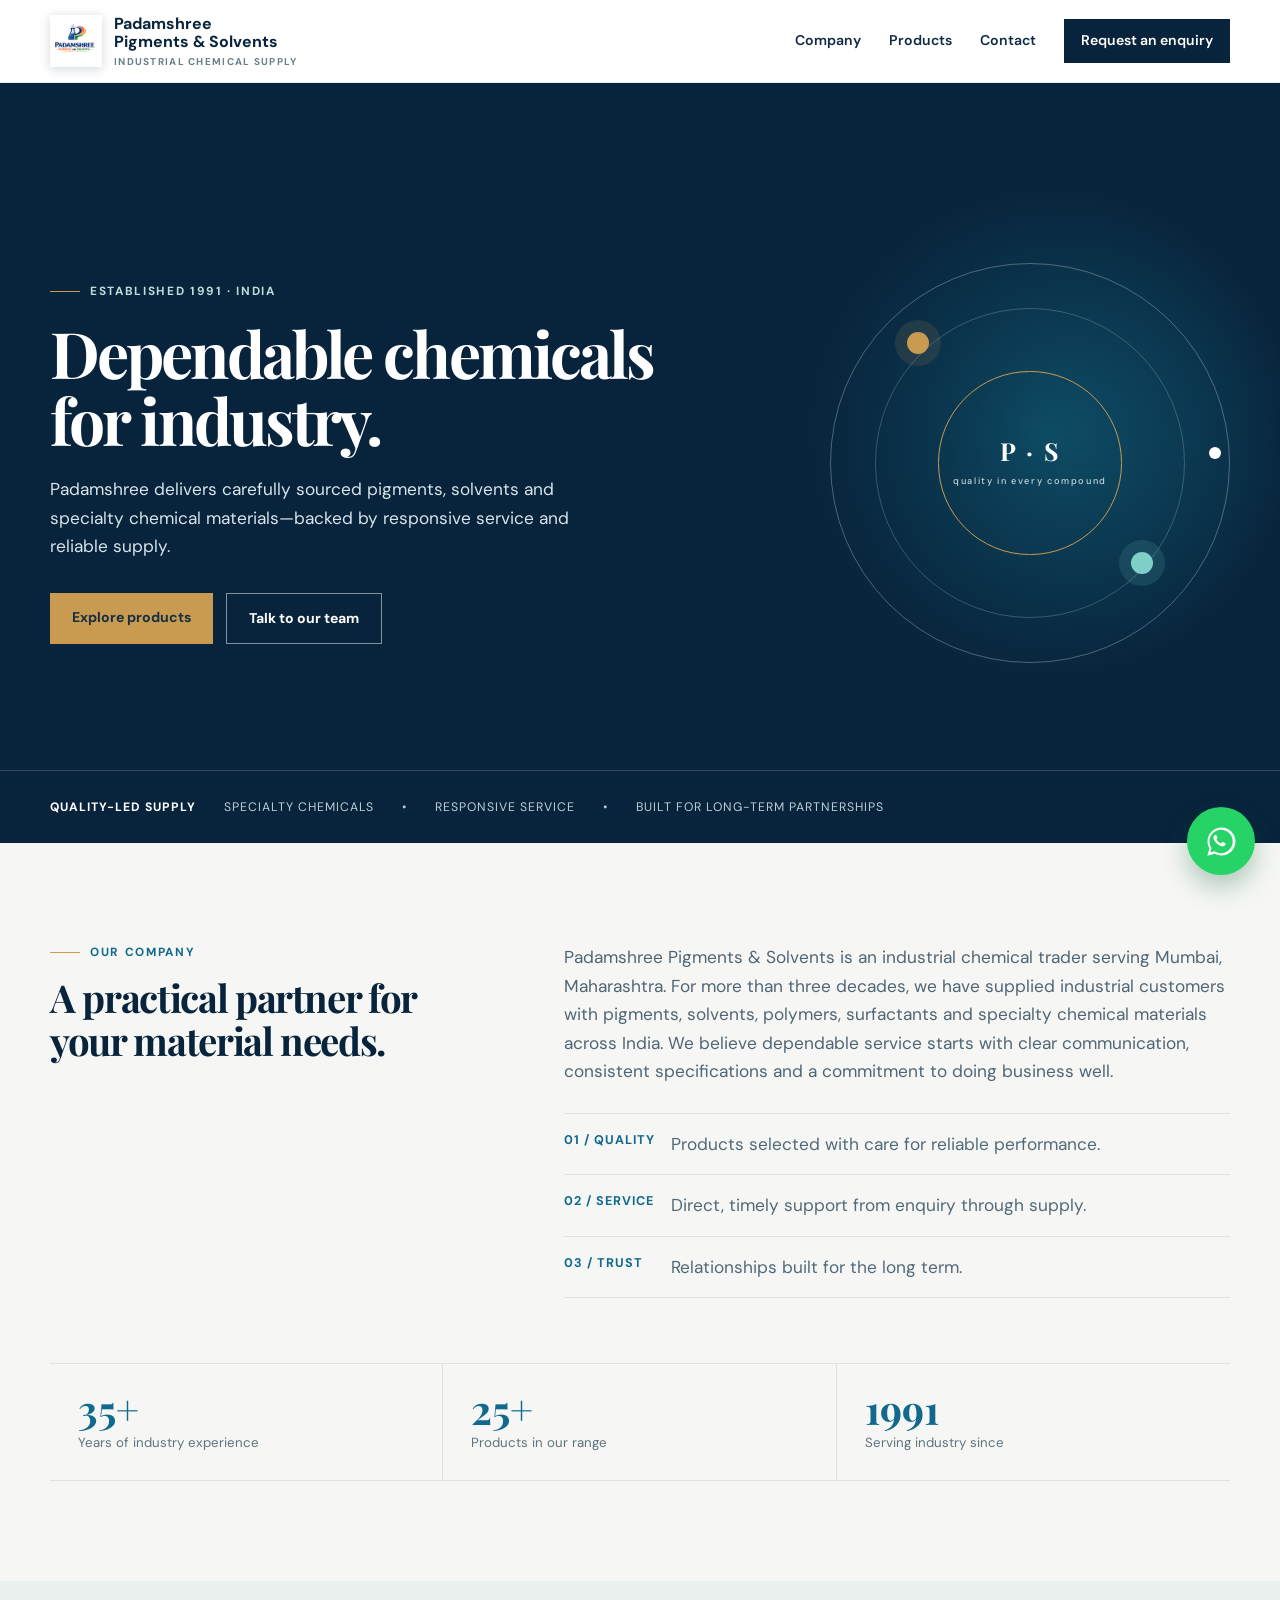
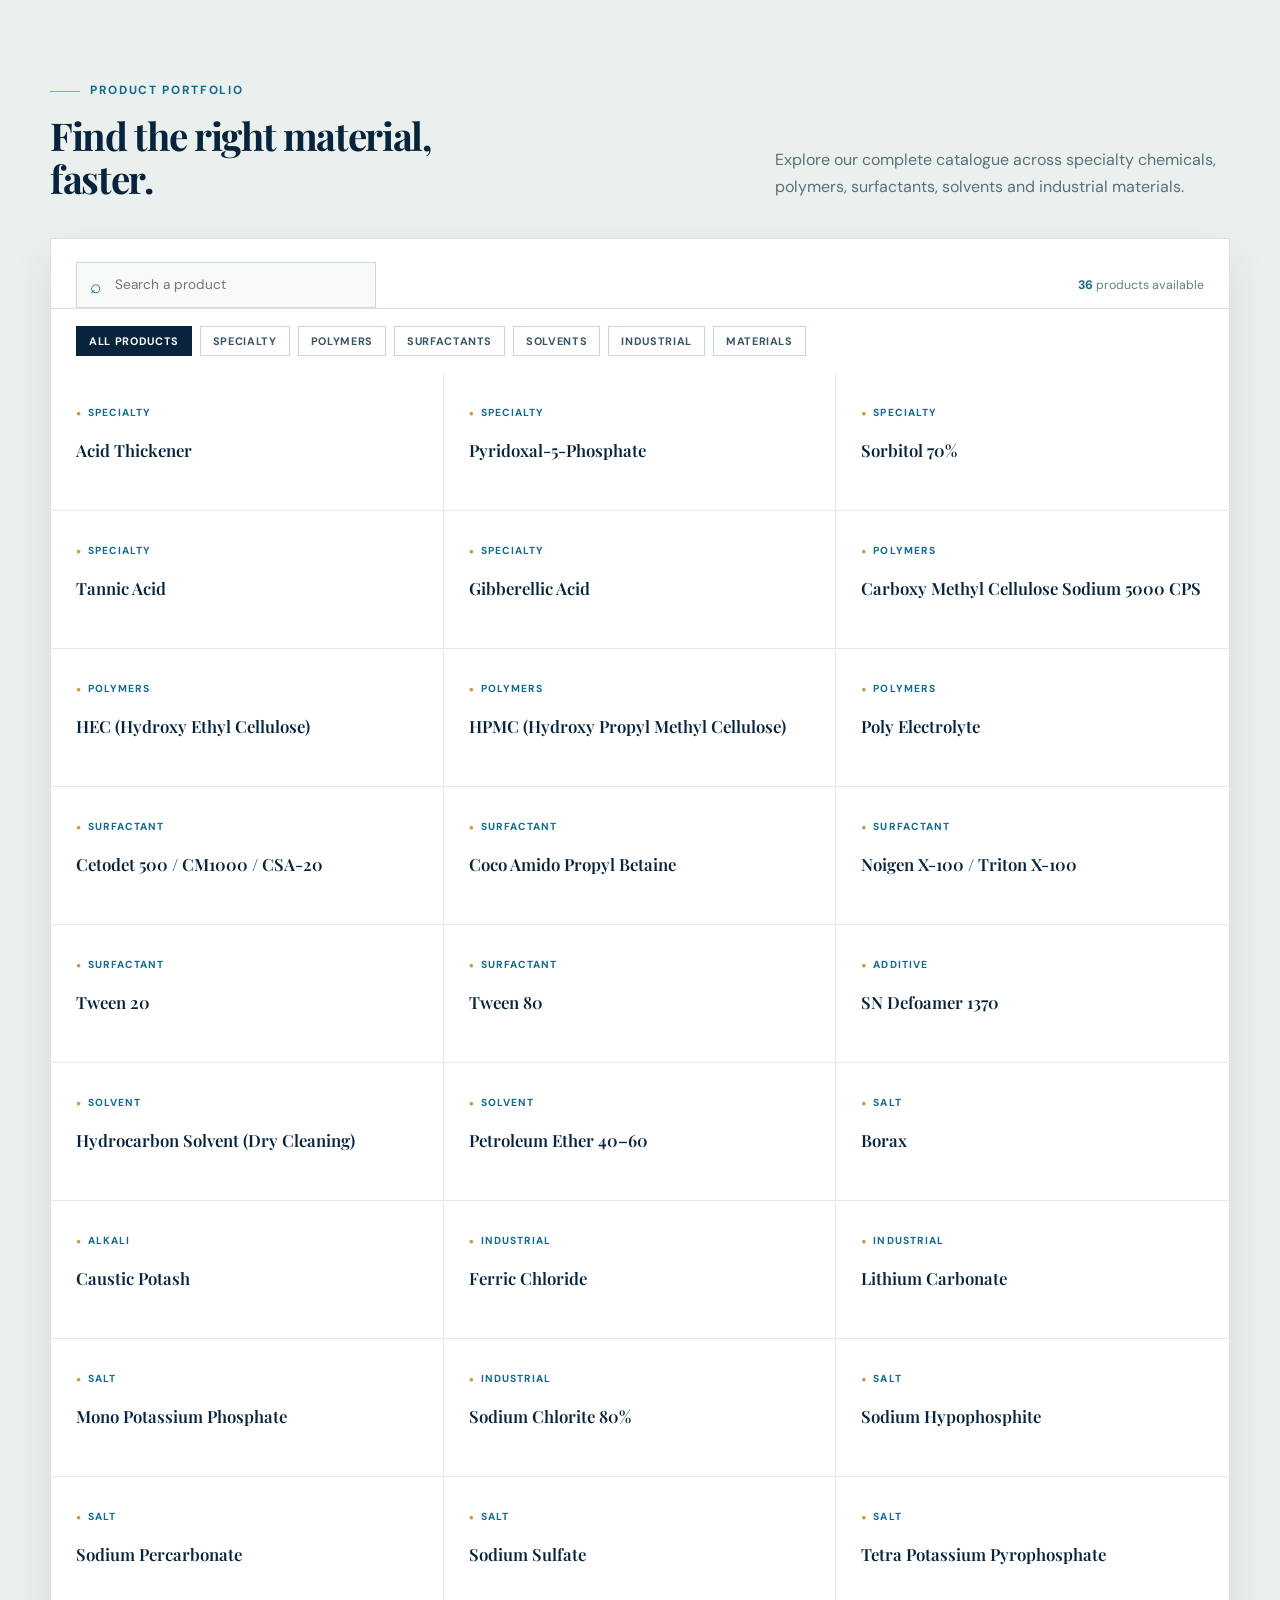
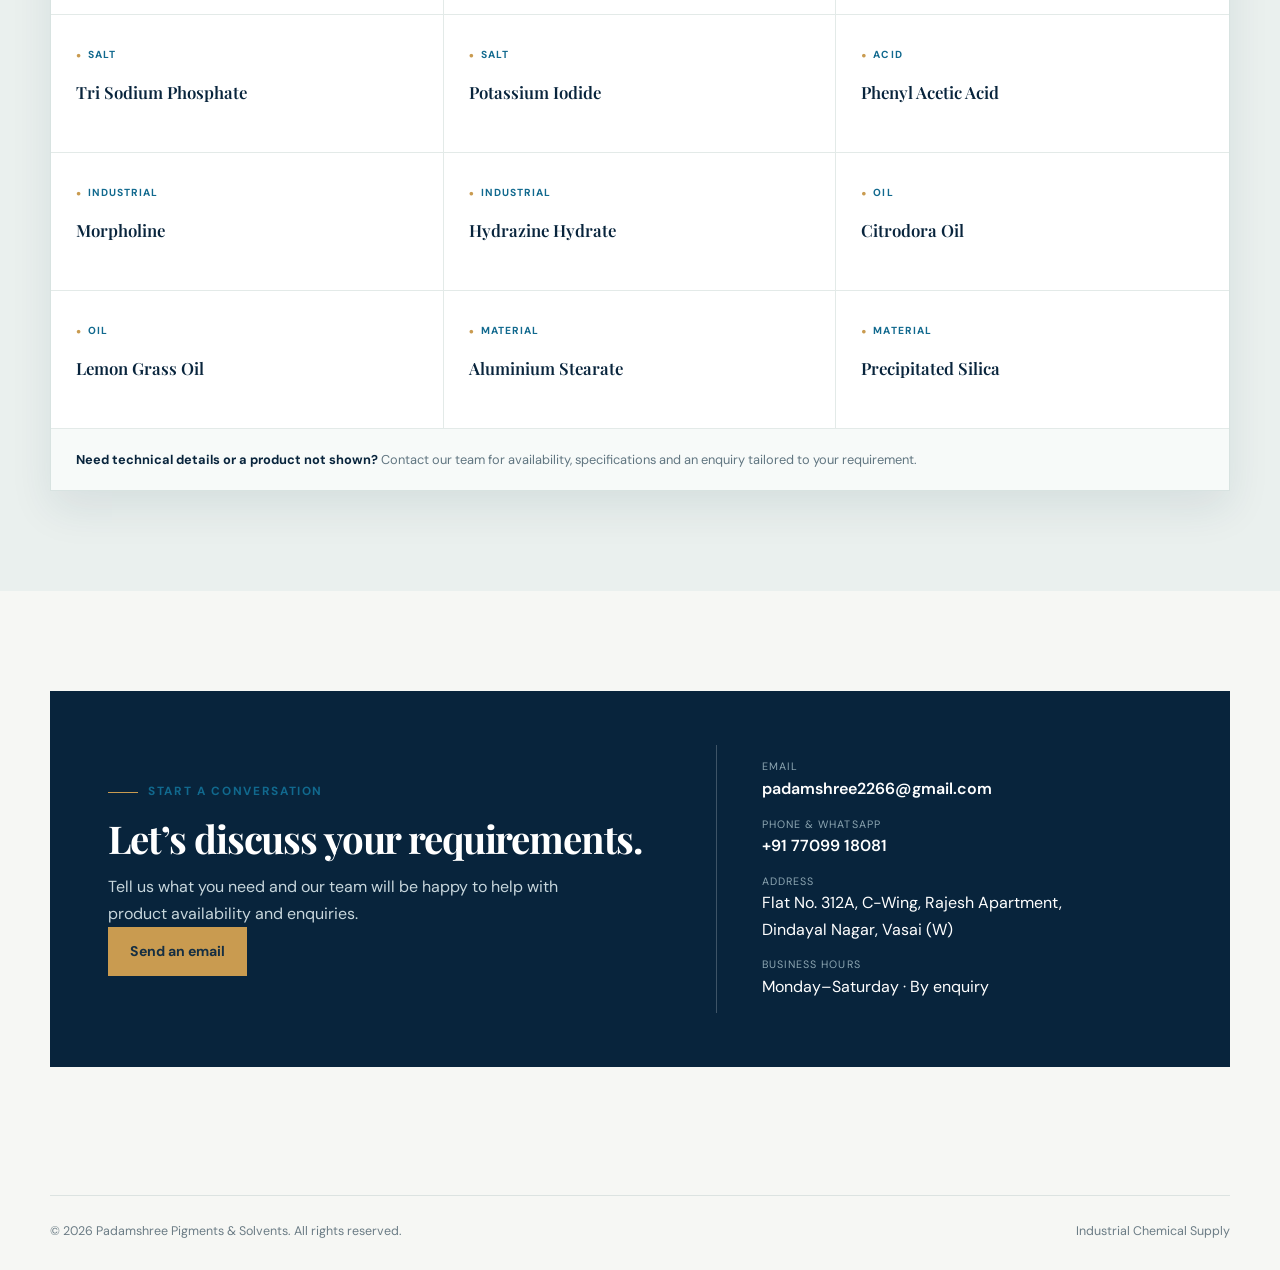
<file: projects/padamshree/index.html>
<!doctype html>
<html lang="en">
<head>
<!-- Google tag (gtag.js) -->
<script async src="https://www.googletagmanager.com/gtag/js?id=G-6PWBG9YN11"></script>
<script>
  window.dataLayer = window.dataLayer || [];
  function gtag(){dataLayer.push(arguments);}
  gtag('js', new Date());

  gtag('config', 'G-6PWBG9YN11');
</script>
  <meta charset="utf-8">
  <meta name="viewport" content="width=device-width, initial-scale=1">
  <meta name="description" content="Padamshree Pigments &amp; Solvents is a trusted chemical trader serving Mumbai, Maharashtra, supplying industrial chemicals, pigments, solvents, polymers and specialty materials across India.">
  <meta name="robots" content="index, follow">
  <meta name="author" content="Padamshree Pigments &amp; Solvents">
  <meta name="geo.region" content="IN-MH">
  <meta name="geo.placename" content="Mumbai, Maharashtra">
  <title>Chemical Trader in Mumbai | Padamshree Pigments &amp; Solvents</title>
  <link rel="preconnect" href="https://fonts.googleapis.com">
  <link rel="preconnect" href="https://fonts.gstatic.com" crossorigin>
  <link href="https://fonts.googleapis.com/css2?family=DM+Sans:wght@400;500;600;700&family=Playfair+Display:wght@600;700&display=swap" rel="stylesheet">
  <style>
    :root{--ink:#102a43;--navy:#08243c;--blue:#11698e;--aqua:#d9f0ee;--gold:#c99b50;--paper:#f6f7f4;--line:#dce3e1;--white:#fff}
    *{box-sizing:border-box} html{scroll-behavior:smooth} body{margin:0;background:var(--paper);color:var(--ink);font:16px/1.65 "DM Sans",Arial,sans-serif}
    a{color:inherit;text-decoration:none}.container{width:min(1180px,calc(100% - 40px));margin:auto}.eyebrow{display:flex;align-items:center;gap:10px;color:var(--blue);font-size:.74rem;font-weight:700;letter-spacing:.14em;text-transform:uppercase}.eyebrow:before{content:"";width:30px;height:1px;background:var(--gold)}
    header{position:sticky;top:0;z-index:10;background:rgba(255,255,255,.96);border-bottom:1px solid #e7eceb;backdrop-filter:blur(10px)}.nav{height:82px;display:flex;justify-content:space-between;align-items:center;gap:24px}.brand{display:flex;align-items:center;gap:12px;font-weight:700;color:var(--navy);line-height:1.15}.mark{display:grid;place-items:center;width:43px;height:43px;background:var(--navy);color:#fff;font-family:"Playfair Display",serif;font-size:1.15rem;letter-spacing:-.06em}.brand small{display:block;color:#68808c;font-size:.62rem;letter-spacing:.13em;text-transform:uppercase;margin-top:4px}.links{display:flex;align-items:center;gap:28px;font-size:.88rem;font-weight:600}.links a:not(.nav-cta):hover{color:var(--blue)}.nav-cta{background:var(--navy);color:#fff;padding:10px 17px}.menu{display:none;border:0;background:transparent;font-size:1.5rem;color:var(--navy)}
    .hero{position:relative;overflow:hidden;background:var(--navy);color:#fff;min-height:620px;display:grid;align-items:center}.hero:after{content:"";position:absolute;inset:0;background:linear-gradient(90deg,rgba(8,36,60,.97) 10%,rgba(8,36,60,.83) 48%,rgba(8,36,60,.3)),radial-gradient(circle at 82% 46%,rgba(23,138,164,.75),transparent 22%)}.hero-grid{position:relative;z-index:1;display:grid;grid-template-columns:1.08fr .92fr;align-items:center;gap:50px;padding:80px 0}.hero h1{font:700 clamp(2.7rem,5vw,4.8rem)/1.05 "Playfair Display",serif;letter-spacing:-.045em;margin:17px 0 22px;max-width:720px}.hero p{max-width:570px;color:#d7e4ea;font-size:1.08rem;margin:0 0 32px}.hero .eyebrow{color:#b9dedb}.hero .eyebrow:before{background:var(--gold)}.actions{display:flex;gap:13px;flex-wrap:wrap}.button{display:inline-block;padding:13px 22px;font-size:.88rem;font-weight:700;transition:.2s}.button.primary{background:var(--gold);color:#162f42}.button.primary:hover{background:#e0b467;transform:translateY(-2px)}.button.ghost{border:1px solid rgba(255,255,255,.5);color:#fff}.button.ghost:hover{background:#fff;color:var(--navy)}.hero-art{justify-self:end;width:min(400px,100%);aspect-ratio:1;position:relative;border:1px solid rgba(255,255,255,.28);border-radius:50%}.hero-art:before,.hero-art:after{content:"";position:absolute;border-radius:50%;border:1px solid rgba(255,255,255,.2)}.hero-art:before{inset:11%}.hero-art:after{inset:27%;border-color:var(--gold)}.molecule{position:absolute;width:22px;height:22px;background:var(--gold);border-radius:50%;box-shadow:0 0 0 12px rgba(201,155,80,.12)}.molecule.one{top:17%;left:19%}.molecule.two{bottom:22%;right:19%;background:#7dcfc7;box-shadow:0 0 0 12px rgba(125,207,199,.13)}.molecule.three{top:46%;right:2%;width:12px;height:12px;background:#fff;box-shadow:none}.atom{position:absolute;inset:0;display:grid;place-content:center;text-align:center;font:700 1.55rem/1 "Playfair Display",serif;letter-spacing:.1em}.atom span{font:500 .57rem "DM Sans",sans-serif;letter-spacing:.18em;margin-top:11px;color:#c8d8dd}.trust{position:absolute;bottom:0;z-index:1;width:100%;border-top:1px solid rgba(255,255,255,.18)}.trust .container{display:flex;gap:28px;align-items:center;min-height:72px;font-size:.77rem;color:#bdcdd4;letter-spacing:.08em;text-transform:uppercase}.trust strong{color:#fff;font-size:.76rem}
    section{padding:100px 0}.intro{display:grid;grid-template-columns:.8fr 1.2fr;gap:70px;align-items:start}.intro h2,.section-head h2{font:700 clamp(2rem,3vw,3rem)/1.12 "Playfair Display",serif;letter-spacing:-.035em;margin:13px 0 0;color:var(--navy)}.intro-copy{font-size:1.08rem;color:#506575}.intro-copy p{margin:0 0 20px}.principles{margin-top:27px;border-top:1px solid var(--line)}.principle{display:flex;gap:16px;padding:16px 0;border-bottom:1px solid var(--line)}.principle b{color:var(--blue);min-width:91px;font-size:.79rem;letter-spacing:.08em;text-transform:uppercase}.principle span{color:#526979}.stats{display:grid;grid-template-columns:repeat(3,1fr);margin-top:65px;border-top:1px solid var(--line);border-bottom:1px solid var(--line)}.stat{padding:25px 28px;border-right:1px solid var(--line)}.stat:last-child{border:0}.stat strong{display:block;font:700 2.5rem/1 "Playfair Display",serif;color:var(--blue)}.stat span{font-size:.83rem;color:#5e737f}
    .products-section{background:#eaf0ee}.section-head{display:flex;justify-content:space-between;gap:30px;align-items:end;margin-bottom:38px}.section-head p{max-width:455px;margin:0;color:#5c707a}.cards{display:grid;grid-template-columns:repeat(3,1fr);gap:18px}.card{padding:28px;background:#fff;border:1px solid transparent;transition:.25s}.card:hover{border-color:#9cc8c7;transform:translateY(-4px);box-shadow:0 16px 32px rgba(19,55,71,.1)}.card .number{color:var(--gold);font-weight:700;font-size:.76rem;letter-spacing:.12em}.card h3{font:600 1.25rem/1.25 "Playfair Display",serif;margin:22px 0 9px;color:var(--navy)}.card p{color:#627681;font-size:.9rem;margin:0}.product-foot{text-align:center;margin-top:35px}.product-foot .button{border:1px solid var(--navy);color:var(--navy)}.product-foot .button:hover{background:var(--navy);color:#fff}
    .contact-wrap{background:var(--navy);color:#fff;padding:54px 58px;display:grid;grid-template-columns:1.1fr .9fr;gap:50px;align-items:center}.contact-wrap h2{font:700 clamp(2rem,3vw,3rem)/1.15 "Playfair Display",serif;letter-spacing:-.03em;margin:14px 0}.contact-wrap p{color:#c7d6dc;margin:0;max-width:490px}.contact-details{border-left:1px solid rgba(255,255,255,.22);padding-left:45px}.contact-details div{margin:13px 0}.contact-details small{display:block;color:#8da6b2;text-transform:uppercase;letter-spacing:.1em;font-size:.67rem}.contact-details a{font-weight:600}.contact-details a:hover{color:#e4bb79}footer{padding:28px 0;color:#6b7c85;font-size:.78rem}.footer-inner{display:flex;justify-content:space-between;gap:15px;border-top:1px solid var(--line);padding-top:25px}
    @media(max-width:760px){.nav{height:70px}.links{display:none;position:absolute;top:70px;left:0;right:0;background:#fff;padding:18px 20px;box-shadow:0 12px 20px rgba(0,0,0,.09);flex-direction:column;align-items:stretch;gap:5px}.links.open{display:flex}.links a{padding:8px 0}.nav-cta{text-align:center}.menu{display:block}.hero{min-height:auto}.hero-grid{grid-template-columns:1fr;padding:75px 0 115px}.hero-art{display:none}.trust .container{min-height:62px;overflow:hidden;white-space:nowrap}.trust span{display:none}.intro,.contact-wrap{grid-template-columns:1fr;gap:32px}.stats{grid-template-columns:1fr}.stat{border-right:0;border-bottom:1px solid var(--line)}.stat:last-child{border-bottom:0}.section-head{display:block}.section-head p{margin-top:14px}.cards{grid-template-columns:1fr}.contact-wrap{padding:38px 28px}.contact-details{border-left:0;border-top:1px solid rgba(255,255,255,.22);padding:24px 0 0}.footer-inner{display:block}.footer-inner span{display:block;margin-top:6px}section{padding:70px 0}}
    /* Catalogue enhancements */
    .brand-logo{width:52px;height:52px;object-fit:cover;object-position:center;border-radius:0;box-shadow:0 2px 10px rgba(8,36,60,.18)}
    .product-explorer{background:#fff;border:1px solid #d8e3e1;box-shadow:0 18px 40px rgba(17,58,73,.09)}
    .catalogue-controls{padding:23px 25px 0;display:flex;gap:16px;align-items:center;justify-content:space-between;border-bottom:1px solid var(--line)}
    .search-wrap{position:relative;flex:0 1 300px}.search-wrap:before{content:'⌕';position:absolute;left:14px;top:9px;font-size:1.2rem;color:var(--blue)}.search-wrap input{width:100%;border:1px solid #cbd9d7;background:#f7faf9;padding:11px 13px 11px 38px;font:inherit;font-size:.85rem;outline:0}.search-wrap input:focus{border-color:var(--blue);box-shadow:0 0 0 3px rgba(17,105,142,.1)}
    .catalogue-count{font-size:.77rem;color:#667d87;white-space:nowrap}.catalogue-count b{color:var(--blue)}.filter-bar{display:flex;gap:8px;overflow-x:auto;padding:17px 25px;scrollbar-width:none}.filter-bar::-webkit-scrollbar{display:none}.filter{white-space:nowrap;border:1px solid #c9d8d5;background:#fff;color:#385563;padding:7px 12px;font:700 .68rem "DM Sans",sans-serif;letter-spacing:.06em;text-transform:uppercase;cursor:pointer}.filter:hover,.filter.active{background:var(--navy);border-color:var(--navy);color:#fff}.catalogue-grid{display:grid;grid-template-columns:repeat(3,1fr);gap:0}.catalogue-item{position:relative;min-height:138px;padding:25px;border-right:1px solid #e3eae8;border-bottom:1px solid #e3eae8;transition:.22s}.catalogue-item:nth-child(3n){border-right:0}.catalogue-item:hover{z-index:1;background:#f0f8f7;box-shadow:inset 3px 0 var(--gold)}.catalogue-item h3{font:600 1.05rem/1.22 "Playfair Display",serif;margin:15px 0 0;color:var(--navy)}.catalogue-item .tag{display:inline-block;color:var(--blue);font-weight:700;font-size:.64rem;letter-spacing:.1em;text-transform:uppercase}.catalogue-item .tag:before{content:'●';color:var(--gold);font-size:.53rem;margin-right:6px}.catalogue-empty{grid-column:1/-1;padding:45px;text-align:center;color:#647983}.catalogue-note{padding:20px 25px;background:#f7faf9;color:#607580;font-size:.8rem}.catalogue-note b{color:var(--navy)}
    @media(max-width:760px){.brand-logo{width:44px;height:44px}.catalogue-controls{display:block;padding:18px}.search-wrap{max-width:none}.catalogue-count{display:block;margin-top:10px}.filter-bar{padding:12px 18px}.catalogue-grid{grid-template-columns:1fr}.catalogue-item,.catalogue-item:nth-child(3n){border-right:0}.catalogue-item{min-height:auto;padding:21px}.catalogue-note{padding:18px}}
    .whatsapp-chat{position:fixed;right:25px;bottom:25px;z-index:20;display:grid;place-items:center;width:68px;height:68px;border-radius:50%;background:#25d366;color:#fff;box-shadow:0 12px 26px rgba(12,88,49,.3);transition:transform .2s,box-shadow .2s}.whatsapp-chat:hover{transform:translateY(-4px) scale(1.05);box-shadow:0 17px 32px rgba(12,88,49,.38)}.whatsapp-chat svg{width:35px;height:35px;fill:currentColor}.whatsapp-chat:focus-visible{outline:3px solid var(--gold);outline-offset:4px}@media(max-width:760px){.whatsapp-chat{width:62px;height:62px;right:18px;bottom:18px}.whatsapp-chat svg{width:32px;height:32px}}
  </style>
  <script type="application/ld+json">
  {
    "@context": "https://schema.org",
    "@type": "Organization",
    "name": "Padamshree Pigments & Solvents",
    "description": "Industrial chemical trader and supplier of pigments, solvents, polymers, surfactants and specialty chemicals.",
    "email": "padamshree2266@gmail.com",
    "telephone": "+91-77099-18081",
    "foundingDate": "1991",
    "address": {
      "@type": "PostalAddress",
      "streetAddress": "Flat No. 312A, C-Wing, Rajesh Apartment, Dindayal Nagar",
      "addressLocality": "Vasai",
      "addressRegion": "Maharashtra",
      "addressCountry": "IN"
    },
    "areaServed": "India",
    "knowsAbout": ["Industrial chemicals", "Chemical trading", "Pigments", "Solvents", "Polymers", "Surfactants", "Specialty chemicals"]
  }
  </script>
</head>
<body>
  <header><nav class="nav container" aria-label="Main navigation"><a class="brand" href="#home" aria-label="Padamshree home"><img class="brand-logo" src="logo.png" alt="Padamshree Pigments and Solvents logo"><span>Padamshree<br>Pigments &amp; Solvents<small>Industrial chemical supply</small></span></a><button class="menu" aria-label="Open menu" aria-expanded="false">☰</button><div class="links"><a href="#about">Company</a><a href="#products">Products</a><a href="#contact">Contact</a><a class="nav-cta" href="https://mail.google.com/mail/?view=cm&amp;fs=1&amp;to=padamshree2266%40gmail.com&amp;su=Enquiry%20for%20Padamshree%20Pigments%20%26%20Solvents" target="_blank" rel="noopener">Request an enquiry</a></div></nav></header>
  <main>
    <section class="hero" id="home"><div class="container hero-grid"><div><div class="eyebrow">Established 1991 · India</div><h1>Dependable chemicals for industry.</h1><p>Padamshree delivers carefully sourced pigments, solvents and specialty chemical materials—backed by responsive service and reliable supply.</p><div class="actions"><a class="button primary" href="#products">Explore products</a><a class="button ghost" href="#contact">Talk to our team</a></div></div><div class="hero-art" aria-hidden="true"><i class="molecule one"></i><i class="molecule two"></i><i class="molecule three"></i><div class="atom">P · S<span>quality in every compound</span></div></div></div><div class="trust"><div class="container"><strong>Quality-led supply</strong><span>Specialty chemicals</span><span>•</span><span>Responsive service</span><span>•</span><span>Built for long-term partnerships</span></div></div></section>
    <section id="about"><div class="container"><div class="intro"><div><div class="eyebrow">Our company</div><h2>A practical partner for your material needs.</h2></div><div class="intro-copy"><p>Padamshree Pigments &amp; Solvents is an industrial chemical trader serving Mumbai, Maharashtra. For more than three decades, we have supplied industrial customers with pigments, solvents, polymers, surfactants and specialty chemical materials across India. We believe dependable service starts with clear communication, consistent specifications and a commitment to doing business well.</p><div class="principles"><div class="principle"><b>01 / Quality</b><span>Products selected with care for reliable performance.</span></div><div class="principle"><b>02 / Service</b><span>Direct, timely support from enquiry through supply.</span></div><div class="principle"><b>03 / Trust</b><span>Relationships built for the long term.</span></div></div></div></div><div class="stats"><div class="stat"><strong>35+</strong><span>Years of industry experience</span></div><div class="stat"><strong>25+</strong><span>Products in our range</span></div><div class="stat"><strong>1991</strong><span>Serving industry since</span></div></div></div></section>
    <section class="products-section" id="products"><div class="container"><div class="section-head"><div><div class="eyebrow">Product portfolio</div><h2>Find the right material,<br>faster.</h2></div><p>Explore our complete catalogue across specialty chemicals, polymers, surfactants, solvents and industrial materials.</p></div><div class="product-explorer"><div class="catalogue-controls"><label class="search-wrap"><input id="catalogueSearch" type="search" placeholder="Search a product" aria-label="Search products"></label><span class="catalogue-count"><b id="visibleCount">36</b> products available</span></div><div class="filter-bar" role="tablist" aria-label="Product categories"><button class="filter active" data-filter="All">All products</button><button class="filter" data-filter="Specialty">Specialty</button><button class="filter" data-filter="Polymers">Polymers</button><button class="filter" data-filter="Surfactant">Surfactants</button><button class="filter" data-filter="Solvent">Solvents</button><button class="filter" data-filter="Industrial">Industrial</button><button class="filter" data-filter="Materials">Materials</button></div><div class="catalogue-grid" id="catalogueGrid">
      <article class="catalogue-item" data-category="Specialty"><span class="tag">Specialty</span><h3>Acid Thickener</h3></article><article class="catalogue-item" data-category="Specialty"><span class="tag">Specialty</span><h3>Pyridoxal-5-Phosphate</h3></article><article class="catalogue-item" data-category="Specialty"><span class="tag">Specialty</span><h3>Sorbitol 70%</h3></article><article class="catalogue-item" data-category="Specialty"><span class="tag">Specialty</span><h3>Tannic Acid</h3></article><article class="catalogue-item" data-category="Specialty"><span class="tag">Specialty</span><h3>Gibberellic Acid</h3></article>
      <article class="catalogue-item" data-category="Polymers"><span class="tag">Polymers</span><h3>Carboxy Methyl Cellulose Sodium 5000 CPS</h3></article><article class="catalogue-item" data-category="Polymers"><span class="tag">Polymers</span><h3>HEC (Hydroxy Ethyl Cellulose)</h3></article><article class="catalogue-item" data-category="Polymers"><span class="tag">Polymers</span><h3>HPMC (Hydroxy Propyl Methyl Cellulose)</h3></article><article class="catalogue-item" data-category="Polymers"><span class="tag">Polymers</span><h3>Poly Electrolyte</h3></article>
      <article class="catalogue-item" data-category="Surfactant"><span class="tag">Surfactant</span><h3>Cetodet 500 / CM1000 / CSA-20</h3></article><article class="catalogue-item" data-category="Surfactant"><span class="tag">Surfactant</span><h3>Coco Amido Propyl Betaine</h3></article><article class="catalogue-item" data-category="Surfactant"><span class="tag">Surfactant</span><h3>Noigen X-100 / Triton X-100</h3></article><article class="catalogue-item" data-category="Surfactant"><span class="tag">Surfactant</span><h3>Tween 20</h3></article><article class="catalogue-item" data-category="Surfactant"><span class="tag">Surfactant</span><h3>Tween 80</h3></article><article class="catalogue-item" data-category="Surfactant"><span class="tag">Additive</span><h3>SN Defoamer 1370</h3></article>
      <article class="catalogue-item" data-category="Solvent"><span class="tag">Solvent</span><h3>Hydrocarbon Solvent (Dry Cleaning)</h3></article><article class="catalogue-item" data-category="Solvent"><span class="tag">Solvent</span><h3>Petroleum Ether 40–60</h3></article>
      <article class="catalogue-item" data-category="Industrial"><span class="tag">Salt</span><h3>Borax</h3></article><article class="catalogue-item" data-category="Industrial"><span class="tag">Alkali</span><h3>Caustic Potash</h3></article><article class="catalogue-item" data-category="Industrial"><span class="tag">Industrial</span><h3>Ferric Chloride</h3></article><article class="catalogue-item" data-category="Industrial"><span class="tag">Industrial</span><h3>Lithium Carbonate</h3></article><article class="catalogue-item" data-category="Industrial"><span class="tag">Salt</span><h3>Mono Potassium Phosphate</h3></article><article class="catalogue-item" data-category="Industrial"><span class="tag">Industrial</span><h3>Sodium Chlorite 80%</h3></article><article class="catalogue-item" data-category="Industrial"><span class="tag">Salt</span><h3>Sodium Hypophosphite</h3></article><article class="catalogue-item" data-category="Industrial"><span class="tag">Salt</span><h3>Sodium Percarbonate</h3></article><article class="catalogue-item" data-category="Industrial"><span class="tag">Salt</span><h3>Sodium Sulfate</h3></article><article class="catalogue-item" data-category="Industrial"><span class="tag">Salt</span><h3>Tetra Potassium Pyrophosphate</h3></article><article class="catalogue-item" data-category="Industrial"><span class="tag">Salt</span><h3>Tri Sodium Phosphate</h3></article><article class="catalogue-item" data-category="Industrial"><span class="tag">Salt</span><h3>Potassium Iodide</h3></article><article class="catalogue-item" data-category="Industrial"><span class="tag">Acid</span><h3>Phenyl Acetic Acid</h3></article><article class="catalogue-item" data-category="Industrial"><span class="tag">Industrial</span><h3>Morpholine</h3></article><article class="catalogue-item" data-category="Industrial"><span class="tag">Industrial</span><h3>Hydrazine Hydrate</h3></article><article class="catalogue-item" data-category="Industrial"><span class="tag">Oil</span><h3>Citrodora Oil</h3></article><article class="catalogue-item" data-category="Industrial"><span class="tag">Oil</span><h3>Lemon Grass Oil</h3></article>
      <article class="catalogue-item" data-category="Materials"><span class="tag">Material</span><h3>Aluminium Stearate</h3></article><article class="catalogue-item" data-category="Materials"><span class="tag">Material</span><h3>Precipitated Silica</h3></article>
      <p class="catalogue-empty" hidden>No matching products found. Please contact us for a specific requirement.</p></div><div class="catalogue-note"><b>Need technical details or a product not shown?</b> Contact our team for availability, specifications and an enquiry tailored to your requirement.</div></div></div></section>
    <section id="contact"><div class="container"><div class="contact-wrap"><div><div class="eyebrow">Start a conversation</div><h2>Let’s discuss your requirements.</h2><p>Tell us what you need and our team will be happy to help with product availability and enquiries.</p><a class="button primary email-link" href="https://mail.google.com/mail/?view=cm&amp;fs=1&amp;to=padamshree2266%40gmail.com&amp;su=Enquiry%20for%20Padamshree%20Pigments%20%26%20Solvents" target="_blank" rel="noopener">Send an email</a></div><div class="contact-details"><div><small>Email</small><a class="email-link" href="https://mail.google.com/mail/?view=cm&amp;fs=1&amp;to=padamshree2266%40gmail.com&amp;su=Enquiry%20for%20Padamshree%20Pigments%20%26%20Solvents" target="_blank" rel="noopener">padamshree2266@gmail.com</a></div><div><small>Phone &amp; WhatsApp</small><a href="tel:+917709918081">+91 77099 18081</a></div><div><small>Address</small><span>Flat No. 312A, C-Wing, Rajesh Apartment,<br>Dindayal Nagar, Vasai (W)</span></div><div><small>Business hours</small><span>Monday–Saturday · By enquiry</span></div></div></div></div></section>
  </main>
  <footer><div class="container footer-inner"><span>© 2026 Padamshree Pigments &amp; Solvents. All rights reserved.</span><span>Industrial Chemical Supply</span></div></footer>
  <a class="whatsapp-chat" href="https://wa.me/917709918081?text=Hello%20Padamshree%20Pigments%20%26%20Solvents%2C%20I%20would%20like%20to%20make%20an%20enquiry." target="_blank" rel="noopener" aria-label="Chat with Padamshree on WhatsApp"><svg viewBox="0 0 32 32" aria-hidden="true"><path d="M19.11 17.27c-.27-.14-1.6-.79-1.85-.88-.25-.09-.43-.14-.61.14-.18.27-.7.88-.86 1.06-.16.18-.32.2-.59.07-.27-.14-1.15-.42-2.18-1.35-.8-.71-1.35-1.59-1.51-1.86-.16-.27-.02-.42.12-.56.12-.12.27-.32.41-.48.14-.16.18-.27.27-.45.09-.18.05-.34-.02-.48-.07-.14-.61-1.47-.84-2.01-.22-.53-.45-.46-.61-.47h-.52c-.18 0-.48.07-.73.34-.25.27-.96.94-.96 2.29s.98 2.66 1.12 2.85c.14.18 1.93 2.94 4.67 4.13.65.28 1.16.45 1.56.58.65.21 1.24.18 1.71.11.52-.08 1.6-.65 1.83-1.28.23-.63.23-1.17.16-1.28-.07-.11-.25-.18-.52-.32zM16.02 3.2c-7.08 0-12.8 5.72-12.8 12.78 0 2.26.59 4.47 1.72 6.42L3.1 29l6.76-1.77a12.8 12.8 0 0 0 6.15 1.57h.01c7.06 0 12.78-5.72 12.78-12.8S23.08 3.2 16.02 3.2zm0 23.45h-.01c-2.04 0-4.04-.55-5.78-1.59l-.42-.25-4.01 1.05 1.07-3.91-.27-.4a10.62 10.62 0 0 1-1.64-5.57c0-5.86 4.77-10.63 10.65-10.63 2.84 0 5.51 1.11 7.52 3.12a10.55 10.55 0 0 1 3.11 7.53c0 5.87-4.77 10.65-10.63 10.65z"/></svg></a>
  <script>const menu=document.querySelector('.menu'),links=document.querySelector('.links');menu.addEventListener('click',()=>{const open=links.classList.toggle('open');menu.setAttribute('aria-expanded',open);menu.textContent=open?'×':'☰'});document.querySelectorAll('.links a').forEach(a=>a.addEventListener('click',()=>{links.classList.remove('open');menu.setAttribute('aria-expanded','false');menu.textContent='☰'}));const search=document.querySelector('#catalogueSearch'),filters=document.querySelectorAll('.filter'),items=document.querySelectorAll('.catalogue-item'),count=document.querySelector('#visibleCount'),empty=document.querySelector('.catalogue-empty');let active='All';function updateCatalogue(){const query=search.value.toLowerCase().trim();let shown=0;items.forEach(item=>{const matchesCategory=active==='All'||item.dataset.category===active;const matchesQuery=item.textContent.toLowerCase().includes(query);const show=matchesCategory&&matchesQuery;item.hidden=!show;if(show)shown++});count.textContent=shown;empty.hidden=shown!==0}filters.forEach(button=>button.addEventListener('click',()=>{active=button.dataset.filter;filters.forEach(b=>b.classList.toggle('active',b===button));updateCatalogue()}));search.addEventListener('input',updateCatalogue);</script>
</body>
</html>
</file>
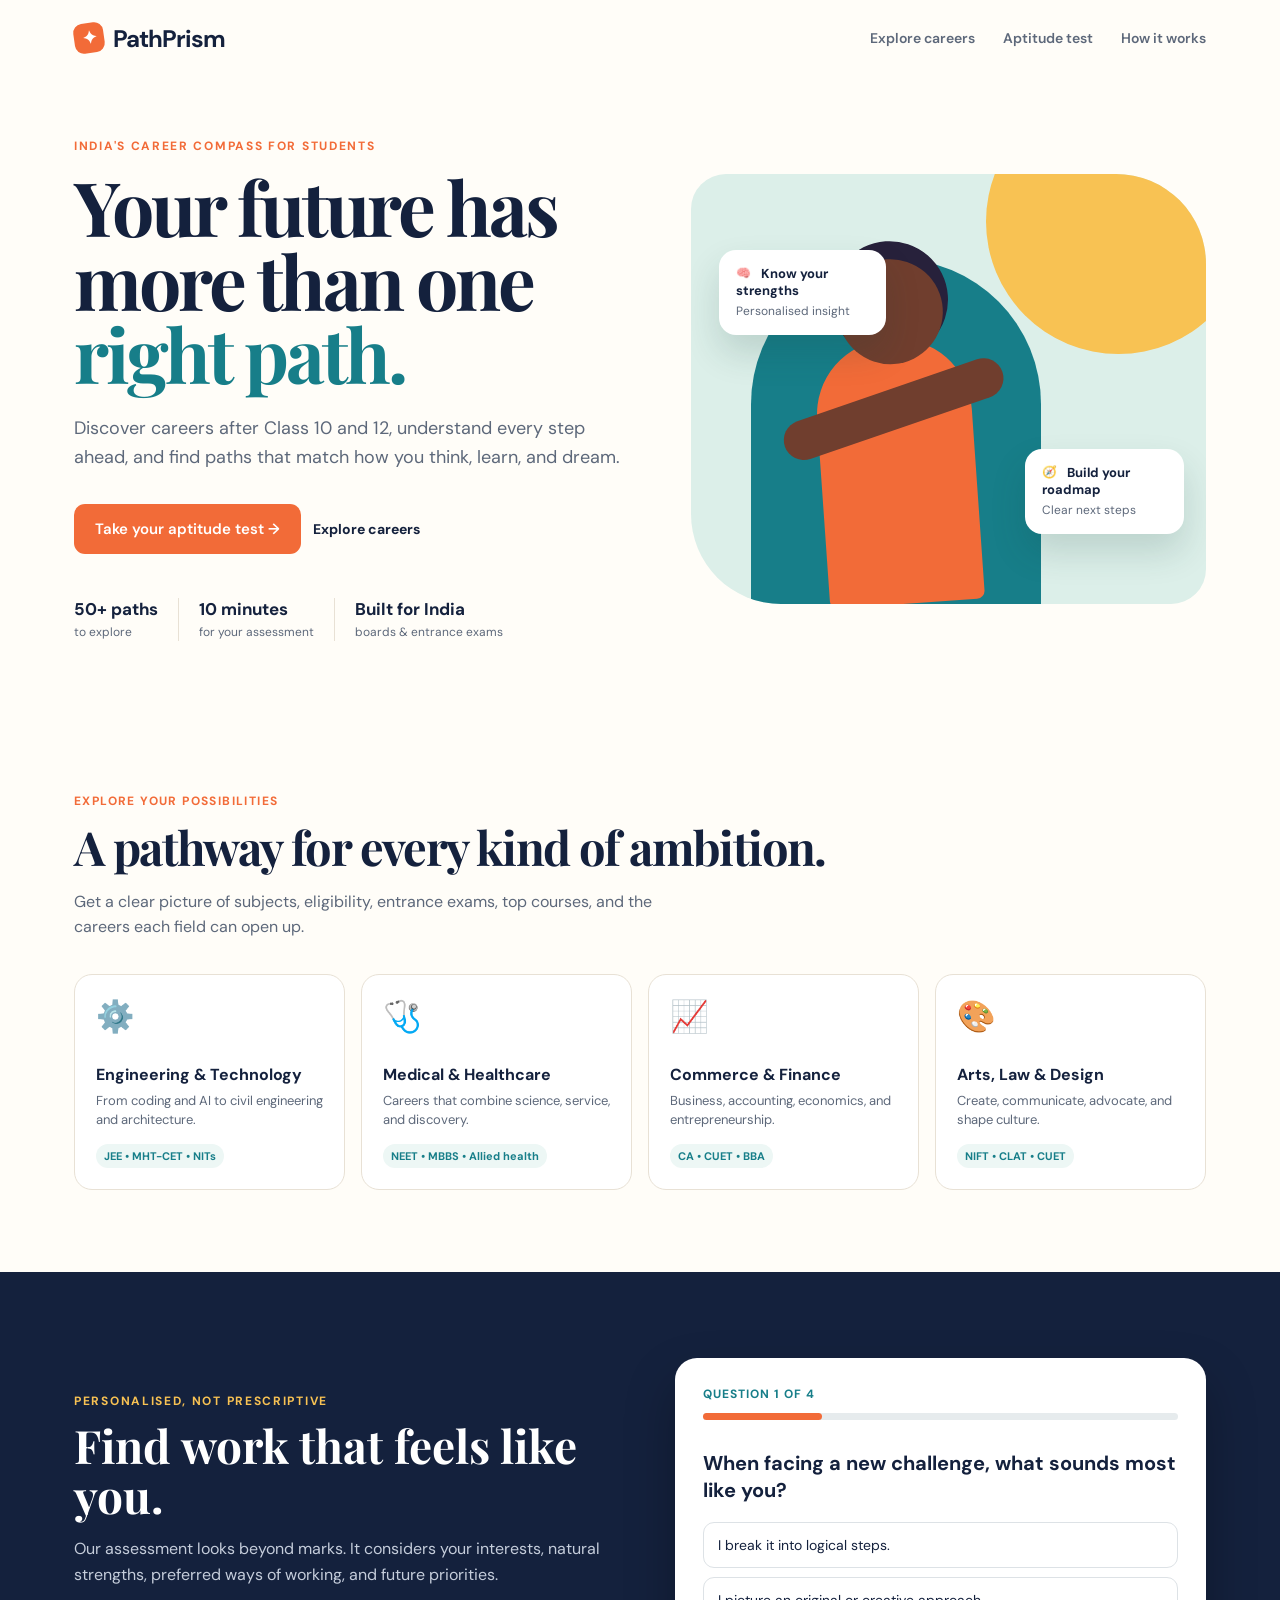
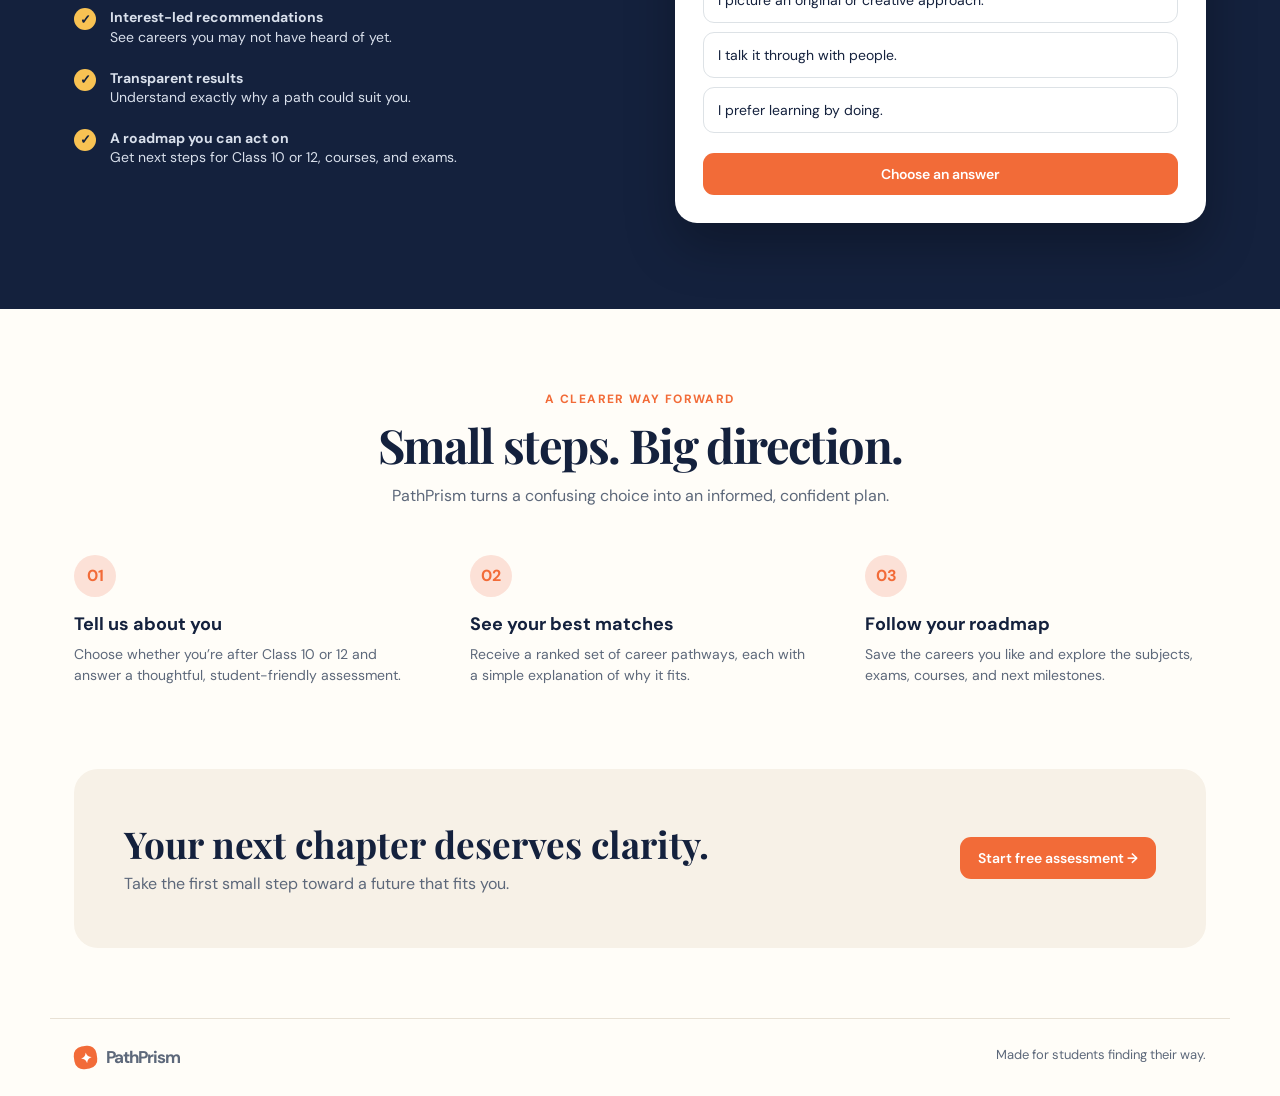
<file: projects/pathprism/index.html>
<!DOCTYPE html>
<html lang="en">
<head>
  <meta charset="UTF-8">
  <meta name="viewport" content="width=device-width, initial-scale=1.0">
  <title>PathPrism — Find your future</title>
  <link rel="preconnect" href="https://fonts.googleapis.com">
  <link rel="preconnect" href="https://fonts.gstatic.com" crossorigin="">
  <link href="https://fonts.googleapis.com/css2?family=DM+Sans:wght@400;500;600;700&amp;family=Playfair+Display:wght@600;700&amp;display=swap" rel="stylesheet">
  <style>
    :root { --ink:#14213d; --muted:#5d687a; --paper:#fffdf8; --cream:#f7f1e7; --orange:#f26b38; --orange-dark:#d95527; --teal:#177e89; --gold:#f8c253; --line:#e8e1d5; }
    * { box-sizing:border-box; }
    html { scroll-behavior:smooth; }
    body { margin:0; font-family:'DM Sans',sans-serif; background:var(--paper); color:var(--ink); }
    .nav { height:76px; display:flex; justify-content:space-between; align-items:center; max-width:1180px; margin:auto; padding:0 24px; }
    .logo { font-size:24px; font-weight:700; letter-spacing:-1px; display:flex; gap:9px; align-items:center; }
    .logo-mark { width:30px; height:30px; display:grid; place-items:center; border-radius:9px; color:white; background:var(--orange); font-size:18px; transform:rotate(-8deg); }
    nav { display:flex; gap:28px; align-items:center; } nav a { color:var(--muted); text-decoration:none; font-size:14px; font-weight:600; }
    .button { border:0; border-radius:11px; padding:12px 18px; color:#fff; background:var(--ink); font:600 14px 'DM Sans'; cursor:pointer; transition:.2s transform,.2s background; } .button:hover { transform:translateY(-2px); background:#263b68; }
    .button.orange { background:var(--orange); } .button.orange:hover { background:var(--orange-dark); }
    .hero { max-width:1180px; margin:auto; min-height:575px; padding:62px 24px 70px; display:grid; grid-template-columns:1.05fr .95fr; gap:48px; align-items:center; overflow:hidden; }
    .eyebrow { color:var(--orange); font-size:12px; letter-spacing:1.7px; font-weight:700; text-transform:uppercase; }
    h1 { font:700 clamp(45px,6vw,75px)/.98 'Playfair Display'; letter-spacing:-3px; margin:16px 0 23px; max-width:690px; } h1 em { color:var(--teal); font-style:normal; }
    .lead { color:var(--muted); max-width:560px; font-size:18px; line-height:1.65; }
    .hero-actions { display:flex; gap:12px; align-items:center; margin-top:31px; }.hero-actions .button{ padding:15px 21px; font-size:15px; }
    .quiet-link { color:var(--ink); font-weight:700; font-size:14px; cursor:pointer; }
    .trust { display:flex; gap:20px; margin-top:44px; } .trust div { padding-right:20px; border-right:1px solid var(--line); } .trust div:last-child{border:none}.trust strong{display:block;font-size:17px}.trust span{font-size:12px;color:var(--muted)}
    .visual { position:relative; min-height:430px; background:#dcefe9; border-radius:35px 90px 35px 90px; overflow:hidden; }
    .sun { width:265px; height:265px; background:#f8c253; border-radius:50%; position:absolute; top:-85px; right:-45px; } .arch { width:290px; height:385px; background:var(--teal); position:absolute; bottom:-40px; left:60px; border-radius:150px 150px 0 0; }
    .person { position:absolute; bottom:0; left:130px; width:155px; height:265px; background:#f26b38; border-radius:75px 75px 8px 8px; transform:rotate(-4deg); } .person:before { content:''; position:absolute; width:105px;height:105px;border-radius:50%;background:#703e2e;top:-80px;left:28px;box-shadow:0 -12px 0 6px #27213b; }.person:after{content:'';position:absolute;width:230px;height:40px;border-radius:30px;background:#703e2e;top:50px;left:-38px;transform:rotate(-15deg);}
    .float-card { position:absolute; border-radius:17px; background:#fff; padding:15px 17px; box-shadow:0 18px 35px #133c3a29; z-index:3; }.float-card strong{display:block;font-size:13px}.float-card span{font-size:12px;color:var(--muted)}.card-one{top:76px;left:28px}.card-two{right:22px;bottom:70px}.mini-icon{font-size:24px;float:left;margin-right:10px}
    .section { max-width:1180px; margin:auto; padding:82px 24px; } .section-label{color:var(--orange);font-weight:700;font-size:12px;letter-spacing:1.4px;text-transform:uppercase}.section h2{font:700 clamp(31px,4vw,47px)/1.1 'Playfair Display';letter-spacing:-1.6px;margin:12px 0 12px}.sub{color:var(--muted);font-size:16px;line-height:1.6;max-width:610px}
    .path-grid { display:grid;grid-template-columns:repeat(4,1fr);gap:16px;margin-top:34px}.path-card{min-height:210px;border:1px solid var(--line);border-radius:18px;padding:21px;background:#fff;transition:.2s transform,.2s box-shadow;cursor:pointer}.path-card:hover{transform:translateY(-5px);box-shadow:0 12px 25px #24355916}.path-card .icon{font-size:31px}.path-card h3{font-size:16px;margin:27px 0 7px}.path-card p{color:var(--muted);font-size:13px;margin:0;line-height:1.45}.tag{display:inline-block;font-size:11px;font-weight:700;border-radius:20px;padding:5px 8px;margin-top:15px;background:#edf7f5;color:var(--teal)}
    .assessment { background:var(--ink); color:#fff; padding:86px 0; }.assessment-wrap{max-width:1180px;padding:0 24px;margin:auto;display:grid;grid-template-columns:1fr 1fr;gap:70px;align-items:center}.assessment h2{font:700 46px/1.08 'Playfair Display';margin:12px 0 16px}.assessment .sub{color:#c5cddb}.benefit{display:flex;gap:14px;margin:21px 0}.tick{width:22px;height:22px;background:var(--gold);color:var(--ink);border-radius:50%;display:grid;place-items:center;font-size:13px;font-weight:bold;flex:none}.benefit p{margin:0;color:#d8dfeb;font-size:14px;line-height:1.4}.quiz{background:#fff;color:var(--ink);border-radius:22px;padding:28px;box-shadow:0 24px 50px #0004}.quiz-top{color:var(--teal);font-size:12px;font-weight:700;letter-spacing:1px}.progress{height:7px;background:#e6ebed;border-radius:8px;margin:11px 0 30px}.progress i{display:block;height:100%;width:25%;background:var(--orange);border-radius:8px}.question{font-size:20px;font-weight:700;line-height:1.35;margin-bottom:18px}.option{border:1px solid #dde2e6;border-radius:11px;padding:13px 14px;margin-top:9px;font-size:14px;cursor:pointer;transition:.18s}.option:hover,.option.selected{border-color:var(--orange);background:#fff4ee}.quiz button{width:100%;margin-top:20px;background:var(--orange)}
    .how { text-align:center; }.how .sub{margin:0 auto}.steps{display:grid;grid-template-columns:repeat(3,1fr);gap:55px;margin-top:46px;text-align:left}.step-num{height:42px;width:42px;border-radius:50%;display:grid;place-items:center;background:#fce1d7;color:var(--orange);font-weight:700}.steps h3{margin:15px 0 8px;font-size:18px}.steps p{font-size:14px;color:var(--muted);line-height:1.55;margin:0}.cta{max-width:1132px;margin:0 auto 70px;background:var(--cream);border-radius:24px;padding:54px 50px;display:flex;justify-content:space-between;align-items:center;gap:30px}.cta h2{font:700 37px/1.12 'Playfair Display';margin:0}.cta p{color:var(--muted);margin:8px 0 0}.footer{border-top:1px solid var(--line);padding:27px 24px;display:flex;justify-content:space-between;max-width:1180px;margin:auto;color:var(--muted);font-size:13px}
    @media(max-width:760px){nav a{display:none}.hero,.assessment-wrap{grid-template-columns:1fr}.hero{padding-top:32px;gap:25px}.visual{min-height:330px}.arch{left:38px}.person{left:100px;transform:scale(.83);transform-origin:bottom}.path-grid{grid-template-columns:repeat(2,1fr)}.steps{grid-template-columns:1fr;gap:24px}.assessment h2{font-size:38px}.cta{margin:0 24px 50px;padding:34px 27px;display:block}.cta .button{margin-top:22px}.trust{gap:9px}.trust div{padding-right:9px}.footer{flex-direction:column;gap:8px}}
  </style>
</head>
<body>
  <header class="nav"><div class="logo"><span class="logo-mark">✦</span>PathPrism</div><nav><a href="#explore">Explore careers</a><a href="#assessment">Aptitude test</a><a href="#how">How it works</a></nav></header>
  <main>
    <section class="hero"><div><div class="eyebrow">India's career compass for students</div><h1>Your future has more than one <em>right path.</em></h1><p class="lead">Discover careers after Class 10 and 12, understand every step ahead, and find paths that match how you think, learn, and dream.</p><div class="hero-actions"><button class="button orange" onclick="document.querySelector('#assessment').scrollIntoView()">Take your aptitude test →</button><span class="quiet-link" onclick="document.querySelector('#explore').scrollIntoView()">Explore careers</span></div><div class="trust"><div><strong>50+ paths</strong><span>to explore</span></div><div><strong>10 minutes</strong><span>for your assessment</span></div><div><strong>Built for India</strong><span>boards &amp; entrance exams</span></div></div></div><div class="visual"><div class="sun"></div><div class="arch"></div><div class="person"></div><div class="float-card card-one"><span class="mini-icon">🧠</span><strong>Know your strengths</strong><span>Personalised insight</span></div><div class="float-card card-two"><span class="mini-icon">🧭</span><strong>Build your roadmap</strong><span>Clear next steps</span></div></div></section>
    <section id="explore" class="section"><div class="section-label">Explore your possibilities</div><h2>A pathway for every kind of ambition.</h2><p class="sub">Get a clear picture of subjects, eligibility, entrance exams, top courses, and the careers each field can open up.</p><div class="path-grid"><article class="path-card"><div class="icon">⚙️</div><h3>Engineering &amp; Technology</h3><p>From coding and AI to civil engineering and architecture.</p><span class="tag">JEE • MHT-CET • NITs</span></article><article class="path-card"><div class="icon">🩺</div><h3>Medical &amp; Healthcare</h3><p>Careers that combine science, service, and discovery.</p><span class="tag">NEET • MBBS • Allied health</span></article><article class="path-card"><div class="icon">📈</div><h3>Commerce &amp; Finance</h3><p>Business, accounting, economics, and entrepreneurship.</p><span class="tag">CA • CUET • BBA</span></article><article class="path-card"><div class="icon">🎨</div><h3>Arts, Law &amp; Design</h3><p>Create, communicate, advocate, and shape culture.</p><span class="tag">NIFT • CLAT • CUET</span></article></div></section>
    <section id="assessment" class="assessment"><div class="assessment-wrap"><div><div class="eyebrow" style="color:var(--gold)">Personalised, not prescriptive</div><h2>Find work that feels like you.</h2><p class="sub">Our assessment looks beyond marks. It considers your interests, natural strengths, preferred ways of working, and future priorities.</p><div class="benefit"><span class="tick">✓</span><p><strong>Interest-led recommendations</strong><br>See careers you may not have heard of yet.</p></div><div class="benefit"><span class="tick">✓</span><p><strong>Transparent results</strong><br>Understand exactly why a path could suit you.</p></div><div class="benefit"><span class="tick">✓</span><p><strong>A roadmap you can act on</strong><br>Get next steps for Class 10 or 12, courses, and exams.</p></div></div><div class="quiz"><div class="quiz-top">QUESTION <span id="questionNo">1</span> OF 4</div><div class="progress"><i id="bar" style="width: 25%;"></i></div><div class="question" id="question">When facing a new challenge, what sounds most like you?</div><div id="options"><div class="option">I break it into logical steps.</div><div class="option">I picture an original or creative approach.</div><div class="option">I talk it through with people.</div><div class="option">I prefer learning by doing.</div></div><button class="button" id="next">Choose an answer</button></div></div></section>
    <section id="how" class="section how"><div class="section-label">A clearer way forward</div><h2>Small steps. Big direction.</h2><p class="sub">PathPrism turns a confusing choice into an informed, confident plan.</p><div class="steps"><div><div class="step-num">01</div><h3>Tell us about you</h3><p>Choose whether you’re after Class 10 or 12 and answer a thoughtful, student-friendly assessment.</p></div><div><div class="step-num">02</div><h3>See your best matches</h3><p>Receive a ranked set of career pathways, each with a simple explanation of why it fits.</p></div><div><div class="step-num">03</div><h3>Follow your roadmap</h3><p>Save the careers you like and explore the subjects, exams, courses, and next milestones.</p></div></div></section>
    <section class="cta"><div><h2>Your next chapter deserves clarity.</h2><p>Take the first small step toward a future that fits you.</p></div><button class="button orange" onclick="document.querySelector('#assessment').scrollIntoView()">Start free assessment →</button></section>
  </main><footer class="footer"><div class="logo" style="font-size:17px"><span class="logo-mark" style="width:23px;height:23px;font-size:14px">✦</span>PathPrism</div><div>Made for students finding their way.</div></footer>
  <script>
    const questions=[
      ['When facing a new challenge, what sounds most like you?',['I break it into logical steps.','I picture an original or creative approach.','I talk it through with people.','I prefer learning by doing.']],
      ['Which school activity energises you most?',['Solving a tough maths or science problem.','Creating a story, design, or presentation.','Organising a group activity.','Building or testing something practical.']],
      ['What impact would you enjoy making?',['Making systems smarter and more efficient.','Helping people feel understood or supported.','Turning ideas into a successful venture.','Creating something useful or beautiful.']],
      ['What kind of workday appeals to you?',['Exploring data, systems, or research.','Meeting people and communicating ideas.','Making decisions and leading a team.','Hands-on work with tools or technology.']]
    ]; let index=0,choice=null,scores=[0,0,0,0]; const question=document.querySelector('#question'), options=document.querySelector('#options'), next=document.querySelector('#next');
    function render(){question.textContent=questions[index][0];document.querySelector('#questionNo').textContent=index+1;document.querySelector('#bar').style.width=((index+1)/4*100)+'%';options.innerHTML='';choice=null;next.textContent='Choose an answer';questions[index][1].forEach((value,i)=>{let el=document.createElement('div');el.className='option';el.textContent=value;el.onclick=()=>{document.querySelectorAll('.option').forEach(x=>x.classList.remove('selected'));el.classList.add('selected');choice=i;next.textContent=index===3?'See my results →':'Next question →';};options.appendChild(el);});}
    next.onclick=()=>{if(choice===null)return;scores[choice]++;if(index<3){index++;render()}else{let labels=['Engineering & Technology','Arts, Law & Design','Commerce & Finance','Medical & Healthcare'];let top=scores.indexOf(Math.max(...scores));question.textContent='Your strongest match: '+labels[top];options.innerHTML='<div style="background:#edf7f5;border-radius:12px;padding:17px;line-height:1.55;font-size:14px">This is a sample result. Your completed PathPrism profile would include detailed career matches, suitable courses, entrance exams, and a roadmap tailored to your class level.</div>';next.textContent='Create my profile';next.onclick=()=>alert('Profile sign-up will save your results and roadmap.');}};render();
  </script>


</body>
<div id="codex-browser-sidebar-comments-root" style="position: fixed; inset: 0px; pointer-events: none; z-index: 2147483647;"><template shadowrootmode="open"><div><div data-browser-comment-root="true" style="position: fixed; inset: 0px; pointer-events: none; font-size: 13px; font-family: -apple-system, BlinkMacSystemFont, &quot;Segoe UI&quot;, sans-serif; --browser-sidebar-overlay-size-scale: 1; --browser-sidebar-draft-marker-size: 26px; --browser-sidebar-marker-label-font-size: 10px; --browser-sidebar-marker-label-offset: -0.5px; --browser-sidebar-metadata-column-gap: 12px; --browser-sidebar-metadata-height: 72px; --browser-sidebar-metadata-padding-x: 10px; --browser-sidebar-metadata-padding-y: 8px; --browser-sidebar-metadata-radius: 12px; --browser-sidebar-metadata-row-gap: 3px; --browser-sidebar-overlay-font-size: 13px; --browser-sidebar-saved-marker-size: 25px;"><style>
.hover-box{position:fixed;box-sizing:border-box;border-radius:0;border:2px solid var(--browser-sidebar-annotation-selection-color,#0285ff);background:color-mix(in srgb,var(--browser-sidebar-annotation-selection-color,#0285ff) 20%,transparent);box-shadow:inset 0 0 0 1px rgba(255,255,255,.28);pointer-events:none}
.text-selection-highlight{position:fixed;box-sizing:border-box;background:#128dff66;pointer-events:none}
.flex-item-overlay{position:fixed;box-sizing:border-box;border-radius:0;border:1px solid rgba(2,133,255,.52);background:rgba(18,141,255,.18);box-shadow:inset 0 0 0 1px rgba(255,255,255,.12);pointer-events:none}
.interaction-layer{position:fixed;inset:0;z-index:0;width:100vw;height:100vh;max-width:none;max-height:none;margin:0;border:0;padding:0;background:transparent;pointer-events:none}
.interaction-layer::backdrop{background:transparent}
.interaction-blocker{position:absolute;inset:0;z-index:0;pointer-events:auto;touch-action:pan-x pan-y}
.annotation-selection-cursor{position:fixed;z-index:1;display:block}
.annotation-selection-add-cursor{color:#000000;paint-order:stroke fill;stroke:white;stroke-linejoin:round;stroke-width:2px}
.region-box{border-width:2px;border-style:dashed}
.posted-region-highlight{position:fixed;box-sizing:border-box;border-radius:0;background:color-mix(in srgb,var(--browser-sidebar-annotation-selection-color,#0285ff) 20%,transparent);pointer-events:none}
.google-docs-annotation-box{background:transparent;box-shadow:none}
.google-docs-element-box{border-color:transparent}
.markers-layer{position:fixed;inset:0;z-index:1;pointer-events:none}
.marker{position:fixed;border:0;background:transparent;transform:translate(-50%,-50%);pointer-events:auto;cursor:pointer;display:flex;align-items:center;justify-content:center;padding:0}
.marker-icon{position:absolute;inset:0;display:block;width:100%;height:100%;pointer-events:none}
.saved-marker{width:var(--browser-sidebar-saved-marker-size);height:var(--browser-sidebar-saved-marker-size)}
.draft-marker{width:var(--browser-sidebar-draft-marker-size);height:var(--browser-sidebar-draft-marker-size)}
.marker-label{position:relative;color:white;font-size:var(--browser-sidebar-marker-label-font-size);font-weight:700;line-height:1;pointer-events:none;transform:translate(var(--browser-sidebar-marker-label-offset),var(--browser-sidebar-marker-label-offset))}
.marker[data-selected="true"]{transform:translate(-50%,-50%) scale(1.08)}

  .element-metadata-tooltip {
    position: fixed;
    z-index: 2;
    display: grid;
    grid-template-columns: minmax(56px, auto) minmax(0, 1fr);
    align-items: baseline;
    gap: var(--browser-sidebar-metadata-row-gap) var(--browser-sidebar-metadata-column-gap);
    height: var(--browser-sidebar-metadata-height);
    border-radius: var(--browser-sidebar-metadata-radius);
    outline: 1px solid rgba(15, 23, 42, 0.08);
    outline-offset: 0;
    background: white;
    color: rgb(15, 23, 42);
    padding: var(--browser-sidebar-metadata-padding-y) var(--browser-sidebar-metadata-padding-x);
    box-sizing: border-box;
    font-size: var(--browser-sidebar-overlay-font-size);
    line-height: 1.25;
    box-shadow: 0px 2px 4px -1px rgba(0, 0, 0, 0.08);
    pointer-events: none;
  }

  .element-metadata-cell {
    min-width: 0;
    overflow: hidden;
    text-overflow: ellipsis;
    white-space: nowrap;
  }

  .element-metadata-tag {
    color: rgb(28, 28, 28);
  }

  .element-metadata-label {
    color: rgb(125, 125, 125);
    text-transform: lowercase;
  }

  .element-metadata-value {
    color: rgb(15, 23, 42);
    text-align: right;
    font-family: ui-monospace, SFMono-Regular, "SF Mono", Menlo, Consolas, "Liberation Mono", monospace;
  }

  @media (prefers-color-scheme: dark) {
    .element-metadata-tooltip {
      border-color: rgba(255, 255, 255, 0.04);
      background: rgba(15, 23, 42, 0.95);
      color: white;
    }

    .element-metadata-tag,
    .element-metadata-value {
      color: white;
    }

    .element-metadata-label {
      color: rgba(226, 232, 240, 0.62);
    }
  }

</style></div></div></template></div>
</html>
</file>
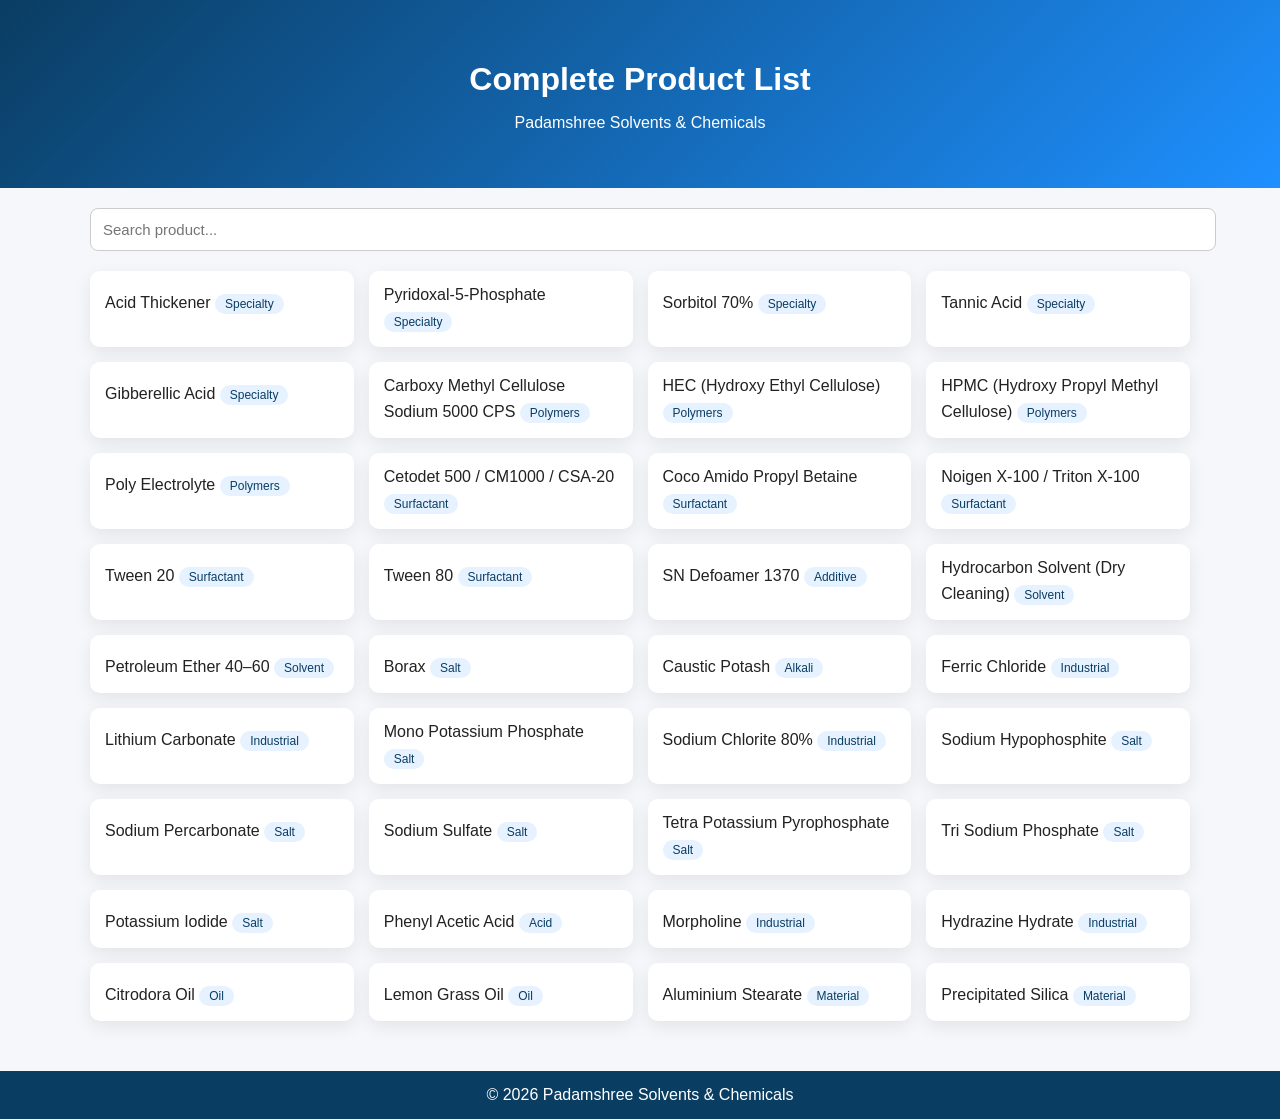
<file: projects/padamshree/products.html>
<!DOCTYPE html>
<html lang="en">
<head>
<meta charset="UTF-8">
<meta name="viewport" content="width=device-width, initial-scale=1.0">
<title>Complete Product List - Padamshree Solvents & Chemicals</title>

<style>
body{
  font-family: 'Segoe UI', sans-serif;
  margin:0;
  background:#f5f7fb;
  color:#222;
}

/* HEADER */
header{
  background:linear-gradient(135deg,#0a3d62,#1e90ff);
  color:white;
  text-align:center;
  padding:40px 15px;
}

header h1{
  margin-bottom:5px;
}

/* CONTAINER */
.container{
  max-width:1100px;
  margin:auto;
  padding:20px;
}

/* SEARCH */
input{
  width:100%;
  padding:12px;
  border-radius:8px;
  border:1px solid #ccc;
  margin-bottom:20px;
  font-size:15px;
}

/* PRODUCT GRID */
.grid{
  display:grid;
  grid-template-columns:repeat(auto-fit,minmax(260px,1fr));
  gap:15px;
}

/* CARD */
.card{
  background:white;
  padding:15px;
  border-radius:10px;
  box-shadow:0 6px 18px rgba(0,0,0,0.08);
  transition:0.3s;
}

.card:hover{
  transform:translateY(-6px);
}

.card i{
  color:#1e90ff;
  margin-right:8px;
}

/* CATEGORY TAG */
.tag{
  display:inline-block;
  margin-top:8px;
  padding:3px 10px;
  font-size:12px;
  border-radius:20px;
  background:#e6f2ff;
  color:#0a3d62;
}

/* FOOTER */
footer{
  text-align:center;
  padding:15px;
  background:#0a3d62;
  color:white;
  margin-top:30px;
}
</style>
</head>

<body>

<header>
  <h1>Complete Product List</h1>
  <p>Padamshree Solvents & Chemicals</p>
</header>

<div class="container">

<input type="text" id="search" placeholder="Search product..." onkeyup="filterProducts()">

<div class="grid" id="productGrid">

  <!-- Specialty -->
  <div class="card">Acid Thickener <div class="tag">Specialty</div></div>
  <div class="card">Pyridoxal-5-Phosphate <div class="tag">Specialty</div></div>
  <div class="card">Sorbitol 70% <div class="tag">Specialty</div></div>
  <div class="card">Tannic Acid <div class="tag">Specialty</div></div>
  <div class="card">Gibberellic Acid <div class="tag">Specialty</div></div>

  <!-- Cellulose -->
  <div class="card">Carboxy Methyl Cellulose Sodium 5000 CPS <div class="tag">Polymers</div></div>
  <div class="card">HEC (Hydroxy Ethyl Cellulose) <div class="tag">Polymers</div></div>
  <div class="card">HPMC (Hydroxy Propyl Methyl Cellulose) <div class="tag">Polymers</div></div>
  <div class="card">Poly Electrolyte <div class="tag">Polymers</div></div>

  <!-- Surfactants -->
  <div class="card">Cetodet 500 / CM1000 / CSA-20 <div class="tag">Surfactant</div></div>
  <div class="card">Coco Amido Propyl Betaine <div class="tag">Surfactant</div></div>
  <div class="card">Noigen X-100 / Triton X-100 <div class="tag">Surfactant</div></div>
  <div class="card">Tween 20 <div class="tag">Surfactant</div></div>
  <div class="card">Tween 80 <div class="tag">Surfactant</div></div>
  <div class="card">SN Defoamer 1370 <div class="tag">Additive</div></div>

  <!-- Solvents -->
  <div class="card">Hydrocarbon Solvent (Dry Cleaning) <div class="tag">Solvent</div></div>
  <div class="card">Petroleum Ether 40–60 <div class="tag">Solvent</div></div>

  <!-- Inorganic -->
  <div class="card">Borax <div class="tag">Salt</div></div>
  <div class="card">Caustic Potash <div class="tag">Alkali</div></div>
  <div class="card">Ferric Chloride <div class="tag">Industrial</div></div>
  <div class="card">Lithium Carbonate <div class="tag">Industrial</div></div>
  <div class="card">Mono Potassium Phosphate <div class="tag">Salt</div></div>
  <div class="card">Sodium Chlorite 80% <div class="tag">Industrial</div></div>
  <div class="card">Sodium Hypophosphite <div class="tag">Salt</div></div>
  <div class="card">Sodium Percarbonate <div class="tag">Salt</div></div>
  <div class="card">Sodium Sulfate <div class="tag">Salt</div></div>
  <div class="card">Tetra Potassium Pyrophosphate <div class="tag">Salt</div></div>
  <div class="card">Tri Sodium Phosphate <div class="tag">Salt</div></div>
  <div class="card">Potassium Iodide <div class="tag">Salt</div></div>

  <!-- Acids & Industrial -->
  <div class="card">Phenyl Acetic Acid <div class="tag">Acid</div></div>
  <div class="card">Morpholine <div class="tag">Industrial</div></div>
  <div class="card">Hydrazine Hydrate <div class="tag">Industrial</div></div>

  <!-- Oils -->
  <div class="card">Citrodora Oil <div class="tag">Oil</div></div>
  <div class="card">Lemon Grass Oil <div class="tag">Oil</div></div>

  <!-- Materials -->
  <div class="card">Aluminium Stearate <div class="tag">Material</div></div>
  <div class="card">Precipitated Silica <div class="tag">Material</div></div>

</div>

</div>

<footer>
© 2026 Padamshree Solvents & Chemicals
</footer>

<script>
function filterProducts(){
  let input = document.getElementById("search").value.toLowerCase();
  let cards = document.querySelectorAll(".card");

  cards.forEach(card=>{
    card.style.display = card.innerText.toLowerCase().includes(input)
    ? "block" : "none";
  });
}
</script>

</body>
</html>
</file>
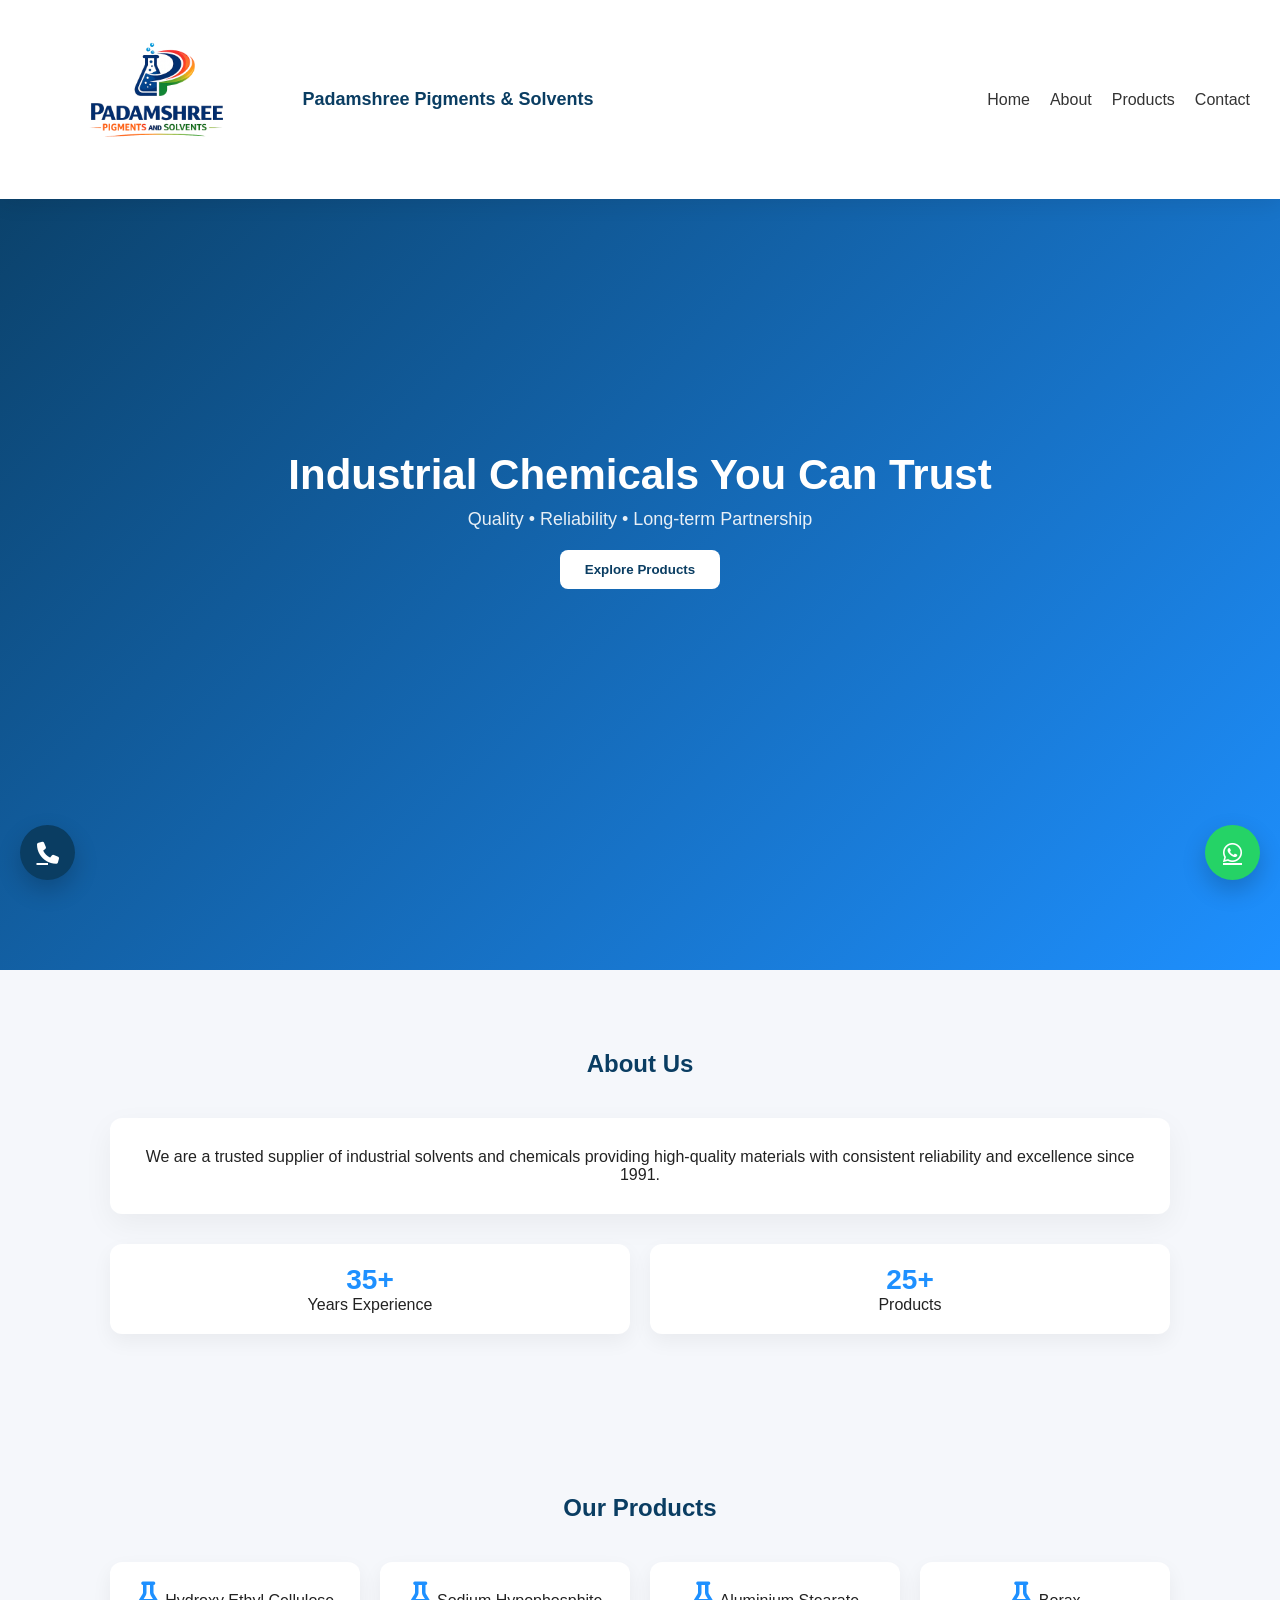
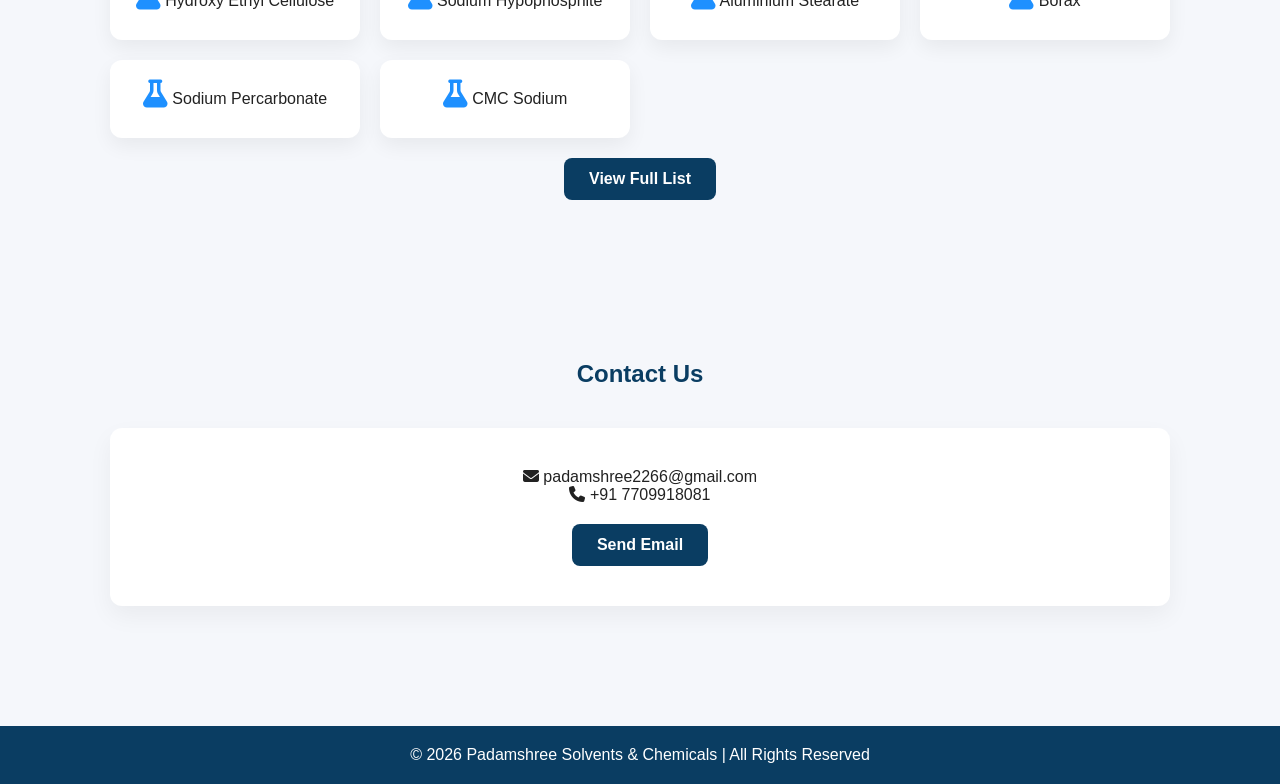
<file: projects/padamshree/website.html.html>
<!DOCTYPE html>
<html lang="en">
<head>
<meta charset="UTF-8">
<meta name="viewport" content="width=device-width, initial-scale=1.0">
<title>Padamshree Pigments & Solvents</title>

<link rel="stylesheet" href="https://cdnjs.cloudflare.com/ajax/libs/font-awesome/6.4.2/css/all.min.css">

<style>
*{
  margin:0;
  padding:0;
  box-sizing:border-box;
  font-family:'Segoe UI', sans-serif;
  scroll-behavior:smooth;
}

body{
  background:#f5f7fb;
  color:#222;
  padding-top:70px;
}

/* NAVBAR */
nav{
  position:fixed;
  top:0;
  width:100%;
  background:white;
  display:flex;
  justify-content:space-between;
  align-items:center;
  padding:12px 30px;
  box-shadow:0 5px 20px rgba(0,0,0,0.08);
  z-index:1000;
}

.logo{
  display:flex;
  align-items:center;
  gap:10px;
  font-weight:bold;
  color:#0a3d62;
  font-size:18px;
}

.logo img{
  height:175px;
}

nav ul{
  display:flex;
  gap:20px;
  list-style:none;
}

nav ul li a{
  text-decoration:none;
  color:#333;
  font-weight:500;
  transition:0.3s;
}

nav ul li a:hover{
  color:#1e90ff;
}

.menu-btn{
  display:none;
  font-size:22px;
  cursor:pointer;
}

/* HERO */
.hero{
  height:100vh;
  display:flex;
  align-items:center;
  justify-content:center;
  text-align:center;
  background:linear-gradient(135deg,#0a3d62,#1e90ff);
  color:white;
  padding:20px;
}

.hero h1{
  font-size:42px;
}

.hero p{
  margin-top:10px;
  opacity:0.9;
  font-size:18px;
}

.hero button{
  margin-top:20px;
  padding:12px 25px;
  border:none;
  border-radius:8px;
  cursor:pointer;
  font-weight:bold;
  background:white;
  color:#0a3d62;
  transition:0.3s;
}

.hero button:hover{
  transform:scale(1.05);
}

/* SECTIONS */
section{
  padding:80px 20px;
  max-width:1100px;
  margin:auto;
}

h2{
  text-align:center;
  margin-bottom:40px;
  color:#0a3d62;
}

/* ABOUT */
.about-box{
  background:white;
  padding:30px;
  border-radius:12px;
  box-shadow:0 10px 30px rgba(0,0,0,0.05);
  text-align:center;
}

/* STATS */
.stats{
  display:grid;
  grid-template-columns:repeat(auto-fit,minmax(220px,1fr));
  gap:20px;
  margin-top:30px;
}

.stat{
  background:white;
  padding:20px;
  border-radius:12px;
  text-align:center;
  box-shadow:0 8px 20px rgba(0,0,0,0.05);
}

.stat h3{
  font-size:28px;
  color:#1e90ff;
}

/* PRODUCTS */
.products{
  display:grid;
  grid-template-columns:repeat(auto-fit,minmax(220px,1fr));
  gap:20px;
}

.card{
  background:white;
  padding:20px;
  border-radius:12px;
  box-shadow:0 8px 20px rgba(0,0,0,0.06);
  transition:0.3s;
  text-align:center;
}

.card:hover{
  transform:translateY(-10px);
  box-shadow:0 15px 30px rgba(0,0,0,0.12);
}

.card i{
  font-size:28px;
  color:#1e90ff;
  margin-bottom:10px;
}

/* CONTACT */
.contact{
  text-align:center;
  background:white;
  padding:40px;
  border-radius:12px;
  box-shadow:0 10px 25px rgba(0,0,0,0.05);
}

/* BUTTON */
.btn{
  display:inline-block;
  margin-top:20px;
  padding:12px 25px;
  background:#0a3d62;
  color:white;
  border-radius:8px;
  text-decoration:none;
  font-weight:600;
  transition:0.3s;
}

.btn:hover{
  background:#1e90ff;
}

/* FOOTER */
footer{
  background:#0a3d62;
  color:white;
  text-align:center;
  padding:20px;
  margin-top:40px;
}

/* FLOAT BUTTONS */
.float{
  position:fixed;
  width:55px;
  height:55px;
  border-radius:50%;
  display:flex;
  justify-content:center;
  align-items:center;
  color:white;
  font-size:22px;
  box-shadow:0 10px 25px rgba(0,0,0,0.2);
}

.whatsapp{right:20px;bottom:20px;background:#25D366;}
.phone{left:20px;bottom:20px;background:#0a3d62;}

/* MOBILE */
@media(max-width:768px){
  nav ul{
    display:none;
    position:absolute;
    top:60px;
    right:0;
    background:white;
    flex-direction:column;
    width:200px;
    padding:10px;
  }

  nav ul.active{
    display:flex;
  }

  .menu-btn{
    display:block;
  }
}
</style>
</head>

<body>

<!-- NAV -->
<nav>
  <div class="logo">
    <img src="logo.png" alt="Logo">
    <span>Padamshree Pigments & Solvents</span>
  </div>

  <ul id="menu">
    <li><a href="#home">Home</a></li>
    <li><a href="#about">About</a></li>
    <li><a href="#products">Products</a></li>
    <li><a href="#contact">Contact</a></li>
  </ul>

  <div class="menu-btn" onclick="toggleMenu()">
    <i class="fa fa-bars"></i>
  </div>
</nav>

<!-- HERO -->
<div class="hero" id="home">
  <div>
    <h1>Industrial Chemicals You Can Trust</h1>
    <p>Quality • Reliability • Long-term Partnership</p>
    <a href="#products"><button>Explore Products</button></a>
  </div>
</div>

<!-- ABOUT -->
<section id="about">
  <h2>About Us</h2>
  <div class="about-box">
    We are a trusted supplier of industrial solvents and chemicals providing high-quality materials with consistent reliability and excellence since 1991.
  </div>

  <div class="stats">
    <div class="stat"><h3>35+</h3><p>Years Experience</p></div>
    <div class="stat"><h3>25+</h3><p>Products</p></div>
  </div>
</section>

<!-- PRODUCTS -->
<section id="products">
  <h2>Our Products</h2>

  <div class="products">
    <div class="card"><i class="fa fa-flask"></i> Hydroxy Ethyl Cellulose</div>
    <div class="card"><i class="fa fa-flask"></i> Sodium Hypophosphite</div>
    <div class="card"><i class="fa fa-flask"></i> Aluminium Stearate</div>
    <div class="card"><i class="fa fa-flask"></i> Borax</div>
    <div class="card"><i class="fa fa-flask"></i> Sodium Percarbonate</div>
    <div class="card"><i class="fa fa-flask"></i> CMC Sodium</div>
  </div>

  <div style="text-align:center;">
    <a class="btn" href="products.html" target="_blank">View Full List</a>
  </div>
</section>

<!-- CONTACT -->
<section id="contact">
  <h2>Contact Us</h2>

  <div class="contact">
    <p><i class="fa fa-envelope"></i> padamshree2266@gmail.com</p>
    <p><i class="fa fa-phone"></i> +91 7709918081</p>

    <a class="btn" href="mailto:padamshree2266@gmail.com">Send Email</a>
  </div>
</section>

<footer>
  © 2026 Padamshree Solvents & Chemicals | All Rights Reserved
</footer>

<!-- FLOAT BUTTONS -->
<a href="tel:+917709918081" class="float phone"><i class="fa fa-phone"></i></a>
<a href="https://wa.me/917709918081" class="float whatsapp"><i class="fa-brands fa-whatsapp"></i></a>

<script>
function toggleMenu(){
  document.getElementById("menu").classList.toggle("active");
}
</script>

</body>
</html>
</file>
